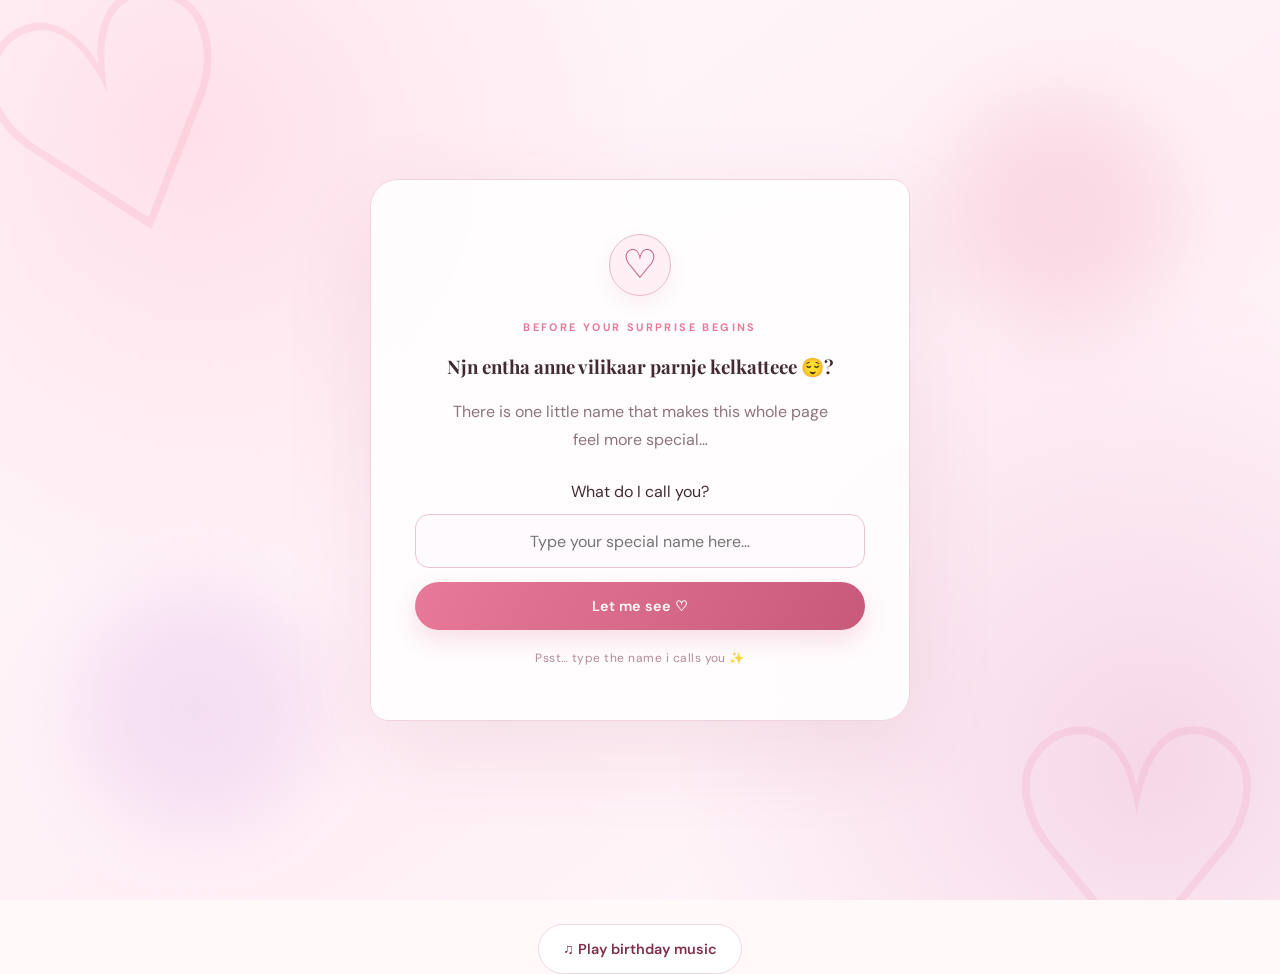
<file: index.html>
<!DOCTYPE html>
<html lang="en">
<head>
  <meta charset="UTF-8" />
  <meta name="viewport" content="width=device-width, initial-scale=1.0" />
  <meta name="theme-color" content="#fff4f7" />
  <title>Happy Birthday, My Love 💗</title>
  <link rel="stylesheet" href="style.css" />
</head>
<body>
  <section class="nickname-gate" id="nicknameGate" aria-label="A little personal surprise">
    <div class="gate-glow glow-one"></div><div class="gate-glow glow-two"></div>
    <div class="gate-card" id="nicknameStep">
      <div class="gate-stamp">♡</div>
      <p class="eyebrow">BEFORE YOUR SURPRISE BEGINS</p>
      <h3  > <b>Njn entha anne vilikaar parnje kelkatteee 😌?</b></h3>
      <p class="gate-copy">There is one little name that makes this whole page feel more special…</p>
      <form id="nicknameForm" class="nickname-form">
        <label class="sr-only" for="nicknameInput">What do I call you?</label>
        <input id="nicknameInput" name="nickname" type="text" maxlength="32" placeholder="Type your special name here…" autocomplete="off" required />
        <button class="primary-btn" type="submit">Let me see ♡</button>
      </form>
      <p class="gate-whisper">Psst… type the name i calls you ✨</p>
    </div>
    <div class="gate-card gate-reveal" id="nicknameReveal" hidden>
      <div class="gate-confetti" aria-hidden="true">✦　♡　✧　♡　✦</div>
      <p class="script">Hoo, that's too lovely…</p>

      <h2 class="nickname-result" id="nicknameResult">My favourite person ♡</h2>
      <p class="gate-copy">Of course, you're special. This little world was made just for you. 💗</p>
      <button class="primary-btn" id="enterWebsiteBtn" type="button">kanunna ella sanom amrthi nokka and vayichum noknee ndhlum okke inadvum athil kettilee ,ini surprise kanan ivide njekkk 🦋</button>
      <p class="gate-whisper">Made with love, just for you.</p>
    </div>
  </section>
   <button class="music-btn" id="musicBtn" aria-pressed="false">
  ♫ Play birthday music
</button>

<audio id="birthdayAudio" src="birthdaysong.mp3" loop></audio>
  <div id="siteContent" hidden>
  <div class="petals" aria-hidden="true"></div>
  <header class="top-note">A little world made just for you ♡</header>

  <main>
    <section class="hero section" id="home">
      <div class="eyebrow">TO MY FAVOURITE PERSON</div>
      <div class="heart-orbit" aria-hidden="true">♡</div>
      <p class="script">Today is all about you</p>
      <h1>Happy Birthday,<br><span>My Love</span> 💗</h1>
      <p class="intro">If I could wrap all my love into one little gift, it would look something like this.</p>
      <button class="primary-btn" id="startBtn">Open your surprise <span>♡</span></button>
      <div class="scroll-hint">SCROLL A LITTLE · THERE'S MORE ↓</div>
    </section>

    <section class="section candle-section" id="candle">
      <p class="eyebrow">CLOSE YOUR EYES & MAKE A WISH</p>
      <h2>A little birthday magic, just for you 🕯️</h2>
      <p class="section-intro">Pettnn oru agarahm vicahrichee aloiknd petnnta😂😂😂, ennt light my candle enna buton click, candle oothikoooooo  not the point aa blow enna button click akkanmta allnd othytt karyla.</p>
      <div class="birthday-candle-stage" id="candleScene">
        <div class="cake-emoji" aria-hidden="true">🎂</div>
        <div class="real-candle" aria-label="A pink birthday candle">
          <span class="real-flame" id="flame"><i></i></span>
          <span class="real-wick"></span>
          <span class="real-candle-body">R</span>
        </div>
        <div class="cake-base"></div>
        <div class="countdown" id="countdown" aria-live="polite">♡</div>
      </div>
      <p class="candle-status" id="candleStatus">Your candle is waiting for you… 💗</p>
      <div class="candle-actions"><button class="primary-btn" id="startCandleBtn">Light my candle ✨</button><button class="primary-btn" id="blowWishBtn" disabled>Blow out the candle 💨</button></div>
      <p class="birthday-cheer" id="birthdayCheer" hidden>YAYYY, YOU DID IT, BIRTHDAY BOY! 🥳💗</p>
      <div class="butterfly-burst" id="butterflyBurst" aria-hidden="true"></div>
      <p id="wishMessage" class="wish-message" hidden>May life give you a thousand reasons to smile — and may you always remember how loved you are. 💗</p><br><br>
     
    </section>

    
    <section class="section gift-section" id="gift">
      <p class="eyebrow">A TINY VIRTUAL GIFT</p>
      <h2>Something just for you 🎁</h2>
      <p class="section-intro">It's not wrapped in a box, but it comes with all my love.</p>
      <button class="gift-box" id="giftBtn" aria-expanded="false"><span>🎁</span><small>Tap to unwrap your gift</small></button>
      <div class="gift-message" id="giftMessage" hidden><div class="gift-sparkle">✨ 💗 ✨</div><h3> <b>Your Gift is a promise 💗</b></h3><p>Ante eth situationilum njn indavum ante koode athym njn kore oke thaloodum but ottak akki povulata njn ponnahhh...athupole ante nalla swabavm mathrm iyy enod kanich perfect anenn varuthi therknda iyy engne ahnekilum enik anne baynkara ishtantaa🫣🫣🫣</p><p class="script">Always on your team — paathuuu ♡</p></div>
    </section>

   
    <section class="section memories" id="memories">
      <p class="eyebrow">LITTLE MOMENTS, BIG FEELINGS</p>
      <h2>namk korch ormakal azhaveruthaalooo...image load avan time edukum wait cheyyee</h2>
      
      <p class="section-intro">A tiny scrapbook of us — little moments, forever feelings. Add your favourite photos and keep our memories close.</p>
      <div class="album-shell scrapbook-shell">
        <div class="scrapbook-sticker sticker-heart">♡</div><div class="scrapbook-sticker sticker-sparkle">✦</div>
        <div class="album-topline"><span>✂ OUR LITTLE SCRAPBOOK</span><span>MADE WITH LOVE ♡</span></div>
        <div class="album-spread-wrap">
          <button class="album-arrow spread-arrow" id="prevPhoto" aria-label="Previous scrapbook spread">‹</button>
          <div class="scrapbook-grid" id="scrapbookGrid" aria-live="polite"></div>
          <button class="album-arrow spread-arrow" id="nextPhoto" aria-label="Next scrapbook spread">›</button>
        </div>
        <div class="album-dots" id="albumDots" aria-label="Choose scrapbook spread"></div>
        <p class="album-counter" id="albumCounter">PAGE 1 OF 3</p>
      </div>
      <p class="tiny-note"><b> ithil nmde entire story ind aa arrow amrthi nokane ,oru love symbol kannaile aynte adiyil adtha pagilkk povan illa arrow ind athu patnillel aynte adyil  page 1 of 3 enn prnj 3 dot ind athil oronilum ayi click akkiyamthy</b>.</p>
      <div class="memory-note"><span>✎</span><p>Little moments become our favourite stories. Every photo is a tiny piece of my heart.</p></div>
    </section>

    <section class="section love-notes" id="reasons">
      <p class="eyebrow">A LITTLE REMINDER FOR YOU</p>
      <h2>Reasons you're so special to me 💌</h2>
      <p class="section-intro">Ten little stars from my heart. Tap a glowing star, and let one of my favourite reasons unfold. ✨</p>
      <div class="love-constellation" id="noteEnvelopeGrid" aria-live="polite"></div><div class="constellation-reveal" id="constellationReveal" hidden aria-live="polite"><span class="reveal-sparkle">✦</span><p class="constellation-kicker">A LITTLE TRUTH ABOUT YOU</p><h3 id="constellationTitle">You are special ♡</h3><p id="constellationMessage"></p><button class="text-btn" id="closeConstellationNote">Tuck this in my heart ♡</button></div>
      <p class="tiny-note">Some words are small, but the love behind them is not. ♡</p>
    </section>
 <section class="section letter-section" id="letter">
      <p class="eyebrow">SOMETHING FROM MY HEART</p>
      <h2>A little letter for you 💌</h2>
      <div class="envelope-wrap">
        <button class="envelope" id="letterBtn" aria-expanded="false" aria-label="Open the birthday letter">
          <span class="envelope-heart">♡</span>
          <span class="envelope-label">Tap to open your letter</span>
        </button>
      </div>

      <article class="letter" id="letterContent" hidden>
        <p class="script">My dearest Kunjoooo,</p>
        <p>edaaa iyy ente lifil vannath muthal kore karyngl change ayitt ind...
           oraal enik ithrakk important avumnn njn there aloichatila...
           ipo enth indelum enik ante muga panniye athym orma vara santhosham
            anenkilum vishamam anenkilum okke chila nerath iyynte kode indavula 
           but indavana timil njn atharkkum happy ahnda anneytt thalodum 
           iyy varathen but njn athrkum relief avunnath apo ahn.Ethre Bzy anenkilum
            anne ingne edk edk orma vrum naml karangn poythum okke oro couplesine kanumbo ksuhumb varum panniye ..but saralla korch naalode wait 
            cheythal namk kettaloooo💃..
          <br>   <br> enikk anne bayankara baynakra ishtanda  but ath  chila timil
           express akkan pattarila pattiyalum dheshym aytt porthkk vara  
          but aynte artham enik anne ishtallann allata enik ettavum ishta anneya
           panniyee.... <br>kore kryngl annod pryn ind butt ente 
          kettipiduthom dheshymom maraivim karanm kore karyngl njn marnn povenn
           ath sadharana alle naml kore kaalm ingnene venam like
           kalyanm kainjalum ee ishtathinum snehthinum krov onnum vararuth ipo
            naml samrikunnath polem thalodana pole snehikana polem okke
            life long indavanmpinne njn thaloodi kettipidichalum iyy vann oru
             sory prnj ath angnd therknam 
          enthokke ethre veliya prshnm vannalum nml orumich ath prnj solve
           cheyth vekkanm ...enth indelum pettn thalootam thertholanm
           njn therthen varila apo iyyne therkanm ...😌 <br>
          chila tymil enik nalla pedi ahnda ithuvre ethyttt nmk orumich jevikan
           patillen okke  iyy ente lifil athrem important ahnda  
          
          athond chila tymil iyy chodavum ath enik nalla reethik feel avane ...
          ego vann namde relation orikkalum onnum sambavikkruth...

          enik iyy epzhum happy ayi irikanth kanana ishtam iyy pinen karchil
           vannlum nete munnil vach karyulalo veliya abimaani...😏 <br>
          ith ezhuthumbo thanne njn kettipidich ahn iriknth 
          ank orma indavan chance illa ann njn blood test cehyth vnnat vetil
           irunnile apo thelenn riyante vetil povdann prnjtt njn akebad
           arnn ennt annod onn irikan prnjpo pannik lokath illatha athrkk thirk...enik ath nannyi feel ayida enikrya ank onnum cheyan patilann...
           dha ante messgae ...rply tharumzhkum poyi panniii
          iyy venamnn vchlla but enikk inganathe kryngl okkr ipo feel avenne
           ....inn nyt oru thall urpan ...njn mindand kidkum iyy choikum njn pryila
           pinne thal avum ...😌😂 <br>enth indelum ennod prnjolota panniye solution
            tharan patyilnkilm njn kelkan indlo...iyy epzhum strong ayi iriknm enn onnum
            njn prynilla krchil vannal krynm but enne munnil mathy enn mthrm
             ente pole anne ok akkan  arkkum ptilla ennan ente viswasam 😌... <br> thalloodit
             anenkilum njn ath matty tharum njn anne judge cheyyum onnum iy 
             vicharikndatta panniye... <br> <br>


          ank avde kore vishmangl indenn enik aryada casum jolide preshnom okke
           ennod kzhplaok anenn prnjlum ante mansil indenn ikkrya chila nerth ikk 
          vishamam avum nmk venditt alle iyy poyenn aloichtt pinne annod ath prnjal
           iyy ok akkumbo marum ikkryada iyy nmk vendi athrem effort idan indenn 
          okke ellrem vitt avde kidnn nalla pani anenn okke in  sha allah ellam 
          sheri avuda allah ind nmde koode illnkil pinne nmde engemnt vre kryngl
           ethulalo ... okkem sheri avum ❤️😌 <br> 

          njn anne pole oru chekkane kandtt illda sthym ayttum njn ethre
           choodaylum enne kett irikkem ethre kettipidich irunnalum ethre
            cherye krynglkk
           kettipidchlum enne iyy ingne snehikanilleda thankuuuuuuuuu
          kunju monthem enth resanennn aryo panniye anne kanan prethekich 
          urkthinn enechal
          enne vitttat povleta 😫😫😫... <br> ellrum pryum premicht kettn pove korchynja 
          jeevich thodngumbo ithokke mrum ennoke nmk avrkk okke jeevich kanich
           kodukkanm 
          kettille.....😌  <br>

          iyy enne ittatt povulann okke enikk ariyada , but oru tensiona enik 
          epzhum namk kann thtto ellrem pole namkum hapy ayit kalynam kaikan ptille
           angne okke athepole ennekalum nala oru kochine kandl iyy enne ittat
            povoo ennoke ittat povulann okke  enikarayada but enik nalla tesnion 
           enthanvoda
          enikk anne athrakk athrak ishtam ahnda panniye athrkkum athrekkum 
          athrkkum athrkkummmmmmmmmm
          njn ethre lucky anenn aryo anne kittyathil anepole enne vere arum 
          snehichatillada ethre njan kettipidichalum enne nannyi manasilakan ente
           ella agrahanglum ndathi thran okkem enne athrkk ishtayondallda 
          njn sherikkum nalla nalla luckya adutha janamam enn prnjtndhlum
           indel iyy enne vann enne propose akkikolo ❤️😌.. <br> <br>kettikoloooo
          athepole namml cherppathilll epozhellum kandt indavule eppzhavum
           ennlum kandtt inadaavadaa...
          <br>  <br>enik ipzhum orma ind iy ene propose akkiyth " <b>enikk iyaale 
          nalla ishtaa..aloichtt prnjamthy"</b>..njn vann thirich prnjpo ante mugham 
          kanam arnn santhoshm kond enth rasam arnnenn aryo panniye anne
           kanan apoo  aa same kuniya face ahn ank urkathinn enekumbo  video callil 
          anne kanan nala rasada apo anne kanan...😫 <br> <br> <br>

          athupole njn kore agrhich kore expection okke aytt ahnta pnnaiye varane nannyi nokikolo iy nokumnn ikkrya ennlum prnjenn mathrm

          <b>athikam onnula  ennum nml korcherm enkilum irunn samriknm ennummm annthe vishehsnglum kushumb paryalum okke ayitt..pinne ennum nyt kaloke uzhinj thara enik edk okke ravile chaya itt thara enne karangn kond povaa edk ente vetil kond akka ..enum rvile onnich enech orumma okke thara nettath..engdlum povan okke choikumbo kalipan ayi niknd samycharane😌angne okke ulluda athrk veliya agrhm onula ithraa okke illu enth indlum angndum ingdnum prnj solve akkan nokka enik ketipidichirikl indvum but njn pavlle iyum paavalle apo iyy therkkanm ath kettillee😚nmde edelthe prshnthin vetkre onnum edapeduthnd nmde rominte ullil kidknthin munne tehrnam  angne okkke illu</b>
<br><br><br>
          letter korch veluthaya prnj prnj kore ayinn thonan bordicha
           vayichttt😂😂😂.... ayalum sahicho kore kryngl prnj but inim ndhokkkeyo pryn bakki
           ilalpole ath ini orma varumbo ithupole epozhnkilum pryam ... <br>

          aa  pinne choikan mrnn gift ishataya ank surprise ayonn onnum 
          ikkryula krnm ante mogtth surprise enna vikaram vrilalo...njn ithond ahn
           ann annod perfume vnagandann prnje apo avn vnagiche pttu pinne 
           enthylum order akkilo enn vchttt njn athorth samthnich iyy vangicth
            eduth vchtt njn thannth use akkiyamthytta...cake okke ishtaya ....
          bakki ini vilikumbo choikkammmmm <br><br> 

          apo  happy birthday my loveeeeeee.......😘❤️😘❤️😘❤️😘❤️😘❤️kore naal inngne haapy
           ayitt jeevicholooo njn ennum ante koode indavum oru ozhiya 
          baathyayiyy....luv uhhhhhh husbanddddd❤️❤️❤️❤️❤️😚😚😚😚😚
        </p>
        <p class="signoff">With all my love, always ♡<br><b>ante swantham wifee paathuuuu❤️</b></p>
      </article>
    </section>


  </main>


  <section class="section open-when-section" id="openWhen">
    <p class="eyebrow">A LITTLE HUG FOR EVERY KIND OF DAY</p>
    <h2>Open when you need me 💗</h2>
    <p class="section-intro">If I could be beside you right now, I would give you the biggest hug. Tap below and let this little corner turn into a hug from me. 🫂</p>
    <div class="open-when-grid">
      <button class="when-card" data-note="Take a slow breath, love. You don't have to solve everything today. One small step is still progress, and I'm cheering for you. 🌷"><span>🌧️</span><b>When your day feels hard</b><small>Tap for a little comfort</small></button>
      <button class="when-card" data-note="I hope you can see yourself the way I see you: someone with a good heart, so much potential, and a smile worth protecting. 🥹"><span>🪞</span><b>When you doubt yourself</b><small>Tap for a reminder</small></button>
      <button class="when-card" data-note="Pause for a second and imagine the biggest hug from me. No fixing, no pressure — just a reminder that you matter and you deserve kindness. 🫂"><span>🫂</span><b>When you miss me</b><small>Tap for a virtual hug</small></button>
      <button class="when-card" data-note="Today is your day! I hope you laugh loudly, eat something delicious, and make one lovely memory. You deserve to feel celebrated. 🎉"><span>☀️</span><b>When you need a smile</b><small>Tap for some sunshine</small></button>
    </div>
    <div class="when-reveal" id="whenReveal" hidden aria-live="polite"></div>
    <button class="primary-btn hug-me-btn" id="hugMeBtn">I need your hug 🫂</button>
  </section>
  <div class="hug-overlay" id="hugOverlay" hidden role="dialog" aria-modal="true" aria-label="A big virtual hug">
    <div class="hug-sky" id="hugSky" aria-hidden="true"></div><div class="hug-glow"></div>
    <button class="hug-close" id="hugCloseBtn" aria-label="Close hug">×</button>
    <div class="hug-center"><div class="hug-heart">💗</div><div class="hug-emoji">🫂</div><p class="script">Come here, my favourite person…</p><h2>A big, warm hug from me to you.</h2><p>No matter how far apart we are, I hope you can feel how much you mean to me. Breathe in, relax your shoulders, and stay in this hug for a little while. ♡</p><button class="primary-btn" id="hugAgainBtn">One more hug, please 🦋</button></div>
  </div>

  <section class="section date-ideas-section" id="dateIdeas">
    <p class="eyebrow">A LITTLE PLAN FOR OUR NEXT MEMORY</p>
    <h2>Pick our next mini date 🍓</h2>
    <p class="section-intro">Tap the button and let the universe pick a simple idea for us.</p>
    <div class="date-idea-card"><span id="dateIdeaEmoji">🍓</span><h3 id="dateIdeaTitle">A snack date</h3><p id="dateIdeaText">Get our favourite snacks and talk about everything and nothing.</p></div>
    <button class="primary-btn" id="pickDateBtn">Choose another idea ✨</button>
    <p class="tiny-note">The best dates don't need to be expensive — just time, care, and a little laughter.</p>
  </section>


  <section class="section final-note" id="finalNote"><p class="eyebrow">ONE LAST THING</p><h2>In every version of my tomorrow…</h2><p class="final-quote">I hope you find happiness, courage for your dreams, peace in your heart, and a thousand reasons to smile. Happy birthday, Rahil. You deserve beautiful things. ♡</p><button class="primary-btn" id="finalHeartsBtn">Send  a sky full of hearts 💗</button><div id="finalHearts" aria-hidden="true"></div></section>
  <footer>Made with love, just for you ♡ <span>— paathuuu</span></footer>
  <script src="script.js"></script>
  </div>
</body>
</html>
</file>
<file: style.css>
@import url('https://fonts.googleapis.com/css2?family=DM+Sans:wght@400;500;600;700&family=Playfair+Display:ital,wght@0,500;0,600;0,700;1,500&display=swap');

:root {
  --pink: #e87998;
  --deep: #7d304c;
  --ink: #432b35;
  --muted: #8d737d;
  --cream: #fff9fa;
  --line: #f0d8e0;
}
* { box-sizing: border-box; }
html { scroll-behavior: smooth; }
body {
  margin: 0; color: var(--ink); background:
    radial-gradient(ellipse at 12% 10%, #ffe5ed 0, transparent 36%),
    radial-gradient(ellipse at 90% 45%, #fbe8ef 0, transparent 34%), var(--cream);
  font-family: 'DM Sans', sans-serif; overflow-x: hidden;
}
.top-note { text-align:center; padding:18px 12px; font-size:.75rem; letter-spacing:.15em; text-transform:uppercase; color:var(--deep); }
.section { min-height: 90vh; padding: 90px 22px; display:flex; flex-direction:column; justify-content:center; align-items:center; text-align:center; position:relative; }
.hero { min-height: calc(100svh - 55px); }
.eyebrow { font-size:.68rem; letter-spacing:.22em; font-weight:700; color:var(--pink); margin:0 0 20px; }
.heart-orbit { color:var(--pink); font-size:5rem; line-height:1; animation:float 3s ease-in-out infinite; text-shadow:0 10px 30px #e8799840; }
.script { font-family:'Playfair Display',serif; font-style:italic; color:var(--pink); font-size:1.25rem; margin:12px 0; }
h1,h2 { font-family:'Playfair Display',serif; font-weight:500; }
h3{font-family: 'playfair Display',serif;font-weight: 200;}
h1 { font-size:clamp(3rem, 10vw, 6.4rem); line-height:1.02; margin:12px 0 22px; letter-spacing:-.045em; }
h1 span { color:var(--pink); font-style:italic; }
h2 { font-size:clamp(2.1rem, 6vw, 3.7rem); margin:0 0 18px; }
.intro,.section-intro { max-width:520px; line-height:1.8; color:var(--muted); font-size:.98rem; }
.primary-btn,
.music-btn {
  border: 0;
  border-radius: 99px;
  padding: 15px 24px;
  font: 600 .9rem 'DM Sans', sans-serif;
  cursor: pointer;
  transition: transform .2s, box-shadow .2s;
}
.primary-btn { color:white; background:linear-gradient(120deg,#e87998,#c75a7b); box-shadow:0 10px 25px #d85e8233; margin-top:20px; }
.primary-btn:hover,.music-btn:hover { transform:translateY(-3px); box-shadow:0 12px 25px #d85e8230; }
.primary-btn span { margin-left:8px; }
.scroll-hint { margin-top:70px; color:#b99aa5; font-size:.62rem; letter-spacing:.16em; }
.memories { background:#fff9faad; }
.photo-grid { display:grid; grid-template-columns:repeat(3,minmax(0,1fr)); gap:18px; width:min(920px,100%); margin:30px auto 0; }
.photo-card { margin:0; padding:10px 10px 16px; background:#fff; border:1px solid #f5e4e9; box-shadow:0 15px 35px #7d304c0d; transform:rotate(-2deg); }
.photo-card:nth-child(2) { transform:translateY(18px) rotate(2deg); }
.photo-card:nth-child(3) { transform:rotate(-1deg); }
.photo-card img { width:100%; aspect-ratio:4/5; object-fit:cover; display:block; background:#f8e3ea; }
.photo-card.placeholder { min-height:240px; display:flex; flex-direction:column; justify-content:flex-end; background:linear-gradient(145deg,#f8dce5,#fff1f5); }
.photo-card figcaption { font-family:'Playfair Display',serif; font-style:italic; font-size:.92rem; padding:14px 3px 0; }
.photo-card figcaption span { color:var(--pink); }
.tiny-note { font-size:.95rem; color:#a58a94; line-height:1.7; max-width:600px; margin-top:25px; }
.letter-section { background:linear-gradient(180deg,#fff5f8,#fffafc); }
.envelope { width:min(330px,85vw); height:190px; border:1px solid #efc8d5; border-radius:12px; background:linear-gradient(145deg,#f7d7e1,#fff0f5); color:var(--deep); box-shadow:0 18px 40px #7d304c12; cursor:pointer; position:relative; overflow:hidden; }
.envelope:before { content:""; position:absolute; inset:0; background:linear-gradient(35deg,transparent 49%,#edbdcd 50%,transparent 51%),linear-gradient(-35deg,transparent 49%,#edbdcd 50%,transparent 51%); opacity:.8; }
.envelope-heart { position:relative; display:block; font-size:3rem; margin-bottom:8px; }
.envelope-label { position:relative; font-size:.8rem; letter-spacing:.04em; }
.letter { text-align:left; max-width:650px; padding:clamp(24px,6vw,48px); margin-top:26px; background:#fff; border:1px solid var(--line); border-radius:8px; box-shadow:0 20px 60px #7d304c0c; line-height:1.9; color:#6d535e; animation:reveal .6s ease both; }
.letter .script { font-size:1.6rem; }
.signoff { text-align:right; color:var(--deep); }
.cake { font-size:4rem; animation:float 3s ease-in-out infinite; margin-bottom:18px; }
.wish-message { max-width:520px; padding:22px; border:1px solid var(--line); background:#fff; border-radius:16px; line-height:1.8; animation:reveal .5s ease both; }
.music-btn {
  background: #fff;
  color: var(--deep);
  border: 1px solid var(--line);
  display: block;
  margin: 24px auto 0;
  text-align: center;
}
footer { padding:30px 16px; text-align:center; color:#a58a94; font-family:'Playfair Display',serif; font-style:italic; }
footer span { color:var(--pink); }
.petal { position:fixed; top:-20px; pointer-events:none; z-index:10; color:#e87998a8; animation:fall linear forwards; }
@keyframes float { 0%,100%{transform:translateY(0)} 50%{transform:translateY(-12px)} }
@keyframes fall { to { transform:translate3d(60px,110vh,0) rotate(360deg); opacity:0; } }
@keyframes reveal { from { opacity:0; transform:translateY(14px) } to { opacity:1; transform:translateY(0) } }
@media(max-width:620px) {
  .section { min-height:auto; padding:85px 20px; }
  .hero { min-height:calc(100svh - 55px); }
  .photo-grid { grid-template-columns:1fr 1fr; gap:12px; }
  .photo-card:nth-child(3) { grid-column:1 / -1; width:70%; justify-self:center; }
  .photo-card figcaption { font-size:.78rem; }
  .scroll-hint { margin-top:55px; }
}


/* Birthday candle countdown */
.candle-section { background:linear-gradient(180deg,#fff9fb,#fff0f5); }
.candle-scene { width:150px; height:210px; position:relative; margin:30px auto 8px; display:flex; align-items:flex-end; justify-content:center; }
.candle-body { width:48px; height:115px; border-radius:9px 9px 5px 5px; position:absolute; bottom:22px; background:repeating-linear-gradient(90deg,#f6b8ca 0 9px,#ffe5ec 9px 18px); box-shadow:inset -5px 0 0 #d97f9c30,0 10px 22px #b34b6c18; display:grid; place-items:center; color:#a84d6a; font-family:'Playfair Display',serif; font-size:1.5rem; }
.candle-wick { position:absolute; bottom:135px; width:4px; height:13px; border-radius:3px; background:#6b4a4f; z-index:2; }
.candle-flame { position:absolute; bottom:146px; width:22px; height:35px; border-radius:55% 45% 55% 45%; transform:rotate(2deg); background:radial-gradient(ellipse at 50% 70%,#fff8bb 0 20%,#ffc45b 42%,#ff8b5e 72%,transparent 74%); filter:drop-shadow(0 0 12px #ffb54d); z-index:3; animation:flameFlicker .55s ease-in-out infinite alternate; transform-origin:50% 100%; }
.candle-flame.off { display:none; }
.candle-plate { position:absolute; bottom:13px; width:112px; height:18px; border-radius:50%; background:linear-gradient(#f4c6d4,#e6a4b9); box-shadow:0 10px 15px #a74e6c1a; }
.countdown { font-family:'Playfair Display',serif; color:var(--deep); font-size:2.2rem; font-weight:600; min-height:45px; }
.candle-status { color:var(--muted); line-height:1.7; }
.text-btn { border:0; background:transparent; color:var(--deep); padding:12px 18px; margin-top:10px; text-decoration:underline; cursor:pointer; font:500 .9rem 'DM Sans',sans-serif; }
@keyframes flameFlicker { from { transform:rotate(-4deg) scale(.96); } to { transform:rotate(4deg) scale(1.05); } }

/* Interactive photo album */
.album-shell { width:min(650px,100%); background:#fff; padding:18px 14px 22px; border:1px solid #f0d6df; border-radius:18px; box-shadow:0 22px 55px #7d304c12; margin:24px auto 0; }
.album-topline { display:flex; justify-content:space-between; color:#c17a91; font-size:.62rem; letter-spacing:.15em; font-weight:700; padding:0 8px 15px; }
.album-page { display:grid; grid-template-columns:35px minmax(0,1fr) 35px; align-items:center; gap:8px; }
.album-arrow { width:35px; height:35px; border:1px solid #f0d6df; border-radius:50%; background:#fff7fa; color:#a94f6c; font-size:1.8rem; line-height:1; cursor:pointer; transition:background .2s,transform .2s; }
.album-arrow:hover { background:#fbe2eb; transform:scale(1.06); }
.album-photo { margin:0 auto; width:min(100%,370px); padding:12px 12px 18px; background:#fff; box-shadow:0 8px 28px #6e33440d; transform:rotate(-1deg); transition:transform .35s ease; }
.album-photo.turn { transform:rotate(1deg) scale(.98); }
.album-photo img { width:100%; aspect-ratio:4/4.6; object-fit:cover; display:block; background:#f8e3ea; }
.album-placeholder { aspect-ratio:4/4.6; background:linear-gradient(145deg,#f9dce6,#fff0f5); display:flex; flex-direction:column; justify-content:center; align-items:center; gap:10px; color:#d16d8d; font-family:'Playfair Display',serif; font-size:4rem; }
.album-placeholder span { font:500 .8rem 'DM Sans',sans-serif; color:#a87a8a; }
.album-photo figcaption { text-align:center; font-family:'Playfair Display',serif; font-style:italic; color:#805366; padding:15px 2px 0; }
.album-dots { display:flex; justify-content:center; gap:9px; margin-top:18px; }
.album-dot { width:8px; height:8px; border:0; border-radius:50%; background:#efd0dc; padding:0; cursor:pointer; }
.album-dot.active { background:#d86f91; box-shadow:0 0 0 4px #fbe8ee; }
.album-counter { color:#b28a98; font-size:.65rem; letter-spacing:.16em; margin:14px 0 0; }
@media(max-width:420px) { .album-shell { padding:15px 8px 18px; } .album-page { grid-template-columns:28px minmax(0,1fr) 28px; gap:5px; } .album-arrow { width:28px;height:28px;font-size:1.45rem; } .album-photo { padding:8px 8px 14px; } }


/* Scrapbook photo album */
.album { width:min(980px,100%); display:grid; grid-template-columns:.78fr 1.22fr; margin:30px auto 0; border-radius:18px; overflow:hidden; box-shadow:0 24px 60px #7d304c18; background:#fff; border:1px solid #efd8e0; text-align:left; }
.album-cover { padding:clamp(24px,5vw,52px) 28px; color:#fff9fa; background:linear-gradient(145deg,#7d304c,#b95c78 60%,#e6a0b4); display:flex; flex-direction:column; justify-content:center; min-height:400px; position:relative; overflow:hidden; }
.album-cover:after { content:"♡"; position:absolute; font-family:Georgia,serif; font-size:18rem; color:#ffffff10; right:-30px; bottom:-100px; }
.album-stamp { border:1px solid #ffffff9c; border-radius:50%; width:66px; height:66px; display:grid; place-items:center; font-family:'Playfair Display',serif; margin-bottom:45px; }
.album-kicker { font-size:.62rem; letter-spacing:.2em; }
.album-cover h3 { font-family:'Playfair Display',serif; font-size:clamp(2.4rem,5vw,4rem); line-height:1.05; font-weight:500; margin:10px 0 30px; }
.album-cover h3 em { color:#ffe0e9; font-weight:500; }
.album-bottom { font-family:'Playfair Display',serif; font-style:italic; font-size:.95rem; }
.album-pages { padding:25px; display:grid; grid-template-columns:1fr 1fr; gap:20px; align-content:center; background:repeating-linear-gradient(0deg,#fffdfd,#fffdfd 25px,#fff8fa 26px); }
.album-photo { margin:0; padding:9px 9px 13px; background:white; box-shadow:0 7px 20px #7d304c14; border:1px solid #f2e4e9; }
.album-photo:nth-child(1) { transform:rotate(-3deg); }
.album-photo:nth-child(2) { transform:rotate(3deg) translateY(18px); }
.album-photo:nth-child(3) { grid-column:1 / -1; width:70%; justify-self:center; transform:rotate(-1deg); }
.photo-frame { aspect-ratio:4/4.7; position:relative; background:linear-gradient(135deg,#f7dce5,#fff1f5); overflow:hidden; display:grid; place-items:center; }
.photo-frame img { width:100%; height:100%; object-fit:cover; position:absolute; inset:0; z-index:1; }
.photo-fallback { display:flex; flex-direction:column; align-items:center; color:#d87895; font-family:'Playfair Display',serif; font-size:3rem; }
.photo-fallback small { font: .65rem 'DM Sans',sans-serif; margin-top:8px; }
.empty-photo img { display:none; }
.album-photo figcaption { font-family:'Playfair Display',serif; font-size:.75rem; line-height:1.5; padding:11px 3px 0; color:#7d5967; }
.candle-scene { width:min(350px,90vw); min-height:250px; margin:15px auto 0; padding:22px; border:1px solid #f0d7e0; border-radius:24px; background:radial-gradient(circle at 50% 30%,#fff 0,#fff5f8 70%); box-shadow:0 20px 50px #7d304c0d; position:relative; display:flex; flex-direction:column; align-items:center; justify-content:flex-end; }
.cake-emoji { font-size:5rem; filter:drop-shadow(0 8px 8px #7d304c16); margin-bottom:-10px; }
.candle { width:18px; height:74px; position:relative; z-index:2; margin-bottom:-4px; }
.candle-body { position:absolute; inset:0; border-radius:5px 5px 2px 2px; background:repeating-linear-gradient(135deg,#fff 0 7px,#f4a7bd 7px 14px); box-shadow:inset -4px 0 5px #7d304c1c; }
.wick { position:absolute; width:3px; height:10px; background:#5d3b42; top:-7px; left:8px; z-index:2; }
.flame { position:absolute; z-index:3; width:19px; height:29px; top:-34px; left:0; background:radial-gradient(ellipse at 50% 70%,#fff6b0 0 15%,#ffbd4a 35%,#ff7b45 68%,#ff7b4500 72%); border-radius:55% 45% 55% 45%; transform:rotate(2deg); filter:drop-shadow(0 0 10px #ffb14b99); animation:flicker .5s infinite alternate; transform-origin:bottom center; }
.flame i { position:absolute; width:7px; height:14px; left:6px; top:8px; border-radius:50%; background:#fff6d6; }
.candle-scene.blown .flame { display:none; }
.candle-scene.blown .wick { box-shadow:0 -8px 8px #aaa; }
.countdown { font-size:2rem; font-family:'Playfair Display',serif; color:var(--pink); margin:10px 0 0; }
.candle-status { color:var(--deep); font-size:.85rem; margin:5px 0 0; }
@keyframes flicker { from { transform:rotate(-4deg) scale(.96); } to { transform:rotate(4deg) scale(1.04); } }
@media(max-width:650px) {
  .album { grid-template-columns:1fr; }
  .album-cover { min-height:270px; }
  .album-stamp { margin-bottom:25px; }
  .album-pages { padding:18px; gap:12px; }
  .album-photo figcaption { font-size:.68rem; }
}

/* Romantic scrapbook styling */
.scrapbook-shell { position:relative; overflow:visible; padding:22px 18px 24px; border:1px solid #e9cbd5; border-radius:8px 18px 12px 18px; background:repeating-linear-gradient(0deg,#fffdf8 0,#fffdf8 27px,#f9edf0 28px); box-shadow:0 18px 45px #7d304c16; }
.scrapbook-shell:before { content:""; position:absolute; inset:8px; border:1px dashed #e6bdca; border-radius:6px 14px 8px 14px; pointer-events:none; }
.scrapbook-shell .album-topline { position:relative; z-index:1; color:#9e5970; font-size:.65rem; }
.scrapbook-shell .album-page { position:relative; z-index:1; }
.scrapbook-shell .album-photo { position:relative; padding:13px 13px 22px; background:#fffefa; border:1px solid #eee0d8; box-shadow:0 12px 20px #7546571a; transform:rotate(-2deg); }
.scrapbook-shell .album-photo:after { content:"♡  always"; display:block; text-align:right; color:#bd7a8e; font:italic .75rem 'Playfair Display',serif; padding-top:8px; }
.photo-tape { position:absolute; top:-10px; left:calc(50% - 32px); width:64px; height:19px; background:#f2c9d2c9; transform:rotate(-4deg); z-index:3; }
.scrapbook-sticker { position:absolute; z-index:4; display:grid; place-items:center; border-radius:50%; font-family:Georgia,serif; }
.sticker-heart { top:52px; right:24px; width:38px; height:38px; color:#c75f82; background:#ffe4eb; transform:rotate(12deg); font-size:1.5rem; }
.sticker-sparkle { bottom:45px; left:18px; color:#d4a64c; font-size:2rem; }
.album-placeholder { border:1px solid #f0d8df; }
/* A joyful butterfly release when the candle is blown out */
.butterfly-burst { position:relative; height:0; width:100%; pointer-events:none; z-index:5; }
.flying-butterfly { position:absolute; left:50%; top:-120px; opacity:0; font-size:clamp(1.4rem,4vw,2.5rem); filter:drop-shadow(0 5px 8px #d8789540); }
.butterfly-burst.released .flying-butterfly { animation:butterflyFly 3.4s cubic-bezier(.2,.7,.25,1) var(--delay) forwards; }
@keyframes butterflyFly { 0% { opacity:0; transform:translate(0,35px) scale(.35) rotate(0); } 12% { opacity:1; } 48% { opacity:1; transform:translate(var(--flight-x),-130px) scale(1.15) rotate(var(--turn)); } 100% { opacity:0; transform:translate(calc(var(--flight-x) * 1.65),-300px) scale(.8) rotate(calc(var(--turn) * -1)); } }
@media (prefers-reduced-motion: reduce) { .butterfly-burst.released .flying-butterfly { animation-duration:.01ms; } }

/* Extra heartfelt surprises */
.love-notes { background:linear-gradient(180deg,#fff9fb,#fff0f5); }
.reason-card { width:min(560px,100%); margin:28px auto 22px; padding:clamp(28px,6vw,48px) 24px; border:1px dashed #d9a0b2; border-radius:18px 8px 18px 8px; background:repeating-linear-gradient(0deg,#fffefa,#fffefa 28px,#f9edf0 29px); box-shadow:0 16px 35px #7d304c12; transform:rotate(-1deg); }
.reason-heart { font-size:2.4rem; color:#d36d8e; }
.reason-card p { max-width:420px; margin:18px auto; color:#805366; font:italic clamp(1.25rem,3vw,1.8rem)/1.5 'Playfair Display',Georgia,serif; }
.reason-card small { color:#b17a8c; letter-spacing:.16em; font-size:.65rem; }
.note-pop { animation:notePop .35s ease; }
@keyframes notePop { 0%{transform:rotate(-1deg) scale(.95)} 60%{transform:rotate(1deg) scale(1.02)} 100%{transform:rotate(-1deg) scale(1)} }
.gift-section { background:radial-gradient(circle at top,#fff,#fff5f8 75%); }
.gift-box { border:0; background:transparent; cursor:pointer; display:flex; flex-direction:column; align-items:center; gap:12px; margin:24px auto; color:#986077; }
.gift-box span { display:grid; place-items:center; width:140px; height:125px; border-radius:24px; background:linear-gradient(145deg,#ffe4ec,#f8b6ca); box-shadow:0 18px 32px #b94f751e; font-size:5rem; transition:transform .3s; }
.gift-box:hover span { transform:translateY(-6px) rotate(-4deg); }
.gift-box small { font-size:.8rem; }
.gift-message { width:min(560px,100%); margin:20px auto; padding:30px 25px; border-radius:18px; background:#fff; border:1px solid #f0d5df; box-shadow:0 18px 45px #7d304c12; animation:notePop .45s ease; }
.gift-message h3 { font:500 1.8rem 'Playfair Display',Georgia,serif; color:#a64f70; }
.gift-message p { line-height:1.85; color:#805b6a; }
.gift-sparkle { font-size:2rem; }
.memory-note { display:flex; align-items:center; gap:15px; width:min(520px,100%); margin:26px auto 0; padding:14px 18px; background:#fff0c9; color:#85613e; transform:rotate(.6deg); box-shadow:0 8px 18px #7d304c0c; }
.memory-note span { font-size:1.7rem; }
.memory-note p { font:italic 1rem/1.6 'Playfair Display',Georgia,serif; margin:0; }
.birthday-cheer { color:#b84f75; font:700 clamp(1.1rem,3vw,1.6rem) 'Playfair Display',Georgia,serif; animation:notePop .5s ease; }
.final-note { background:linear-gradient(180deg,#fff1f6,#fffafc); }
.final-quote { width:min(650px,100%); margin:24px auto; color:#805366; font:italic clamp(1.2rem,3vw,1.65rem)/1.8 'Playfair Display',Georgia,serif; }
#finalHearts { min-height:10px; }
@media(max-width:480px) { .reason-card { padding:28px 18px; } .gift-box span { width:115px;height:105px;font-size:4rem; } }


/* Extra interactive love notes, mini date picker and someday list */
.open-when-section { background:linear-gradient(180deg,#fffafc,#fff0f5); }
.open-when-grid { width:min(850px,100%); margin:28px auto; display:grid; grid-template-columns:repeat(2,minmax(0,1fr)); gap:14px; }
.when-card { display:flex; flex-direction:column; align-items:center; gap:9px; padding:23px 14px; border:1px solid #efd1dc; border-radius:16px 9px 16px 9px; background:#fff; color:#805366; cursor:pointer; box-shadow:0 9px 22px #7d304c0a; transition:transform .2s,box-shadow .2s; }
.when-card:hover { transform:translateY(-3px) rotate(-.5deg); box-shadow:0 14px 28px #7d304c12; }
.when-card span { font-size:2rem; }
.when-card b { font:500 1.05rem 'Playfair Display',Georgia,serif; }
.when-card small { font-size:.75rem; color:#ad7b8d; }
.when-reveal { width:min(620px,100%); margin:20px auto 0; padding:25px; border:1px dashed #dba9ba; border-radius:18px; background:#fffdf8; color:#805366; font:italic 1.15rem/1.8 'Playfair Display',Georgia,serif; box-shadow:0 12px 28px #7d304c0b; }
.date-ideas-section { background:radial-gradient(circle at top,#fff,#fff4f7 78%); }
.date-idea-card { width:min(520px,100%); margin:28px auto 20px; padding:30px 24px; border:1px solid #f0d5df; border-radius:20px; background:#fff; box-shadow:0 16px 35px #7d304c10; }
.date-idea-card > span { font-size:3rem; }
.date-idea-card h3 { color:#a64f70; font:500 1.7rem 'Playfair Display',Georgia,serif; margin:14px 0 8px; }
.date-idea-card p { color:#805b6a; line-height:1.8; margin:0; }
.future-section { background:repeating-linear-gradient(0deg,#fffdf8,#fffdf8 29px,#faeef2 30px); }
.future-list { width:min(620px,100%); margin:28px auto; display:grid; gap:11px; text-align:left; }
.future-list label { display:flex; align-items:center; gap:12px; padding:14px 16px; border:1px solid #eed6df; border-radius:10px; background:#ffffffd9; color:#805366; line-height:1.5; cursor:pointer; }
.future-list input { accent-color:#c75f82; width:18px; height:18px; flex:0 0 auto; }
.future-list label:has(input:checked) { background:#fff0f5; border-color:#dca5b7; }
@media(max-width:480px) { .open-when-grid { grid-template-columns:1fr 1fr; gap:9px; } .when-card { padding:18px 9px; } .when-card b { font-size:.9rem; } .when-card small { font-size:.68rem; } .date-idea-card { padding:25px 18px; } }

/* First, a personal two-step welcome before the birthday surprise */
[hidden] { display: none !important; }
.nickname-gate { min-height:100svh; padding:24px; display:grid; place-items:center; position:relative; overflow:hidden; isolation:isolate; background:radial-gradient(circle at 15% 15%,#ffe0ea 0,transparent 35%),radial-gradient(circle at 90% 85%,#f6d7e8 0,transparent 35%),linear-gradient(145deg,#fff8fb,#fff0f6 60%,#fffafc); }
.nickname-gate:before,.nickname-gate:after { content:"♡"; position:absolute; color:#e8799826; font:clamp(9rem,25vw,20rem) Georgia,serif; z-index:-1; animation:float 5s ease-in-out infinite; }
.nickname-gate:before { top:-7%; left:-2%; transform:rotate(-18deg); }
.nickname-gate:after { bottom:-15%; right:0; animation-delay:-2s; }
.gate-glow { position:absolute; width:240px; height:240px; border-radius:50%; filter:blur(40px); opacity:.45; pointer-events:none; z-index:-1; }
.glow-one { top:10%; right:8%; background:#f5bfd0; }.glow-two { bottom:8%; left:6%; background:#e8c7ee; }
.gate-card { width:min(540px,100%); padding:clamp(28px,6vw,54px) clamp(22px,5vw,44px); text-align:center; border:1px solid #f0d3de; border-radius:28px 18px 28px 18px; background:#ffffffd9; box-shadow:0 28px 90px #a24d6c1c; backdrop-filter:blur(12px); animation:reveal .65s ease both; }
.gate-stamp { width:62px; height:62px; display:grid; place-items:center; margin:0 auto 24px; border:1px solid #e9b9ca; border-radius:50%; color:#c75f82; background:#fff0f5; font:2.5rem Georgia,serif; box-shadow:0 8px 20px #c75f8217; }
.gate-title { font-size:clamp(2.4rem,8vw,4rem); margin:0 0 15px; color:#7d304c; }
.gate-copy { color:#8d737d; line-height:1.8; max-width:380px; margin:0 auto 20px; }
.nickname-form { display:grid; gap:12px; margin-top:26px; }
.nickname-form input { width:100%; min-height:54px; border:1px solid #e9c5d2; border-radius:14px; padding:0 17px; background:#fffafd; color:#5f3a49; font:1rem 'DM Sans',sans-serif; text-align:center; outline:none; transition:box-shadow .2s,border-color .2s; }
.nickname-form input:focus { border-color:#d87596; box-shadow:0 0 0 4px #e8799822; }
.nickname-form .primary-btn { width:100%; margin-top:2px; }
.gate-whisper { color:#b28a98; font-size:.75rem; letter-spacing:.04em; margin:20px 0 0; }
.gate-reveal .script { font-size:clamp(1.4rem,4vw,2rem); margin-top:0; }
.nickname-result { font-size:clamp(2.2rem,7vw,3.5rem); overflow-wrap:anywhere; color:#c75f82; margin:8px 0 18px; }
.gate-confetti { font-size:1.3rem; color:#d5a3b3; letter-spacing:.2em; margin-bottom:22px; animation:float 3s ease-in-out infinite; }
.gate-celebrate .gate-card { animation:gatePop .65s cubic-bezier(.2,.8,.2,1) both; }
.gate-leaving { animation:gateFade .45s ease forwards; }
@keyframes gatePop { 0%{opacity:0;transform:translateY(20px) scale(.92)} 70%{transform:translateY(-3px) scale(1.015)} 100%{opacity:1;transform:translateY(0) scale(1)} }
@keyframes gateFade { to { opacity:0; transform:scale(1.03); visibility:hidden; } }

/* Full-width scrapbook spread: four memories fill the page together */
.scrapbook-shell { width:min(960px,100%); padding:clamp(18px,3vw,30px); }
.album-spread-wrap { display:grid; grid-template-columns:38px minmax(0,1fr) 38px; align-items:center; gap:clamp(8px,2vw,18px); position:relative; z-index:1; }
.scrapbook-grid { display:grid; grid-template-columns:repeat(2,minmax(0,1fr)); gap:clamp(12px,2.4vw,24px); width:100%; padding:12px 4px 16px; }
.scrapbook-tile { min-width:0; margin:0; position:relative; padding:clamp(7px,1.5vw,13px) clamp(7px,1.5vw,13px) 12px; background:#fffefa; border:1px solid #eee0d8; box-shadow:0 10px 22px #75465717; text-align:left; }
.scrapbook-tile-1 { transform:rotate(-1.6deg); }.scrapbook-tile-2 { transform:rotate(1.4deg) translateY(5px); }.scrapbook-tile-3 { transform:rotate(1deg) translateY(-2px); }.scrapbook-tile-4 { transform:rotate(-1.2deg) translateY(4px); }
.scrapbook-image-frame { width:100%; aspect-ratio:1.18 / 1; position:relative; overflow:hidden; display:grid; place-items:center; background:linear-gradient(145deg,#f7dce5,#fff1f5); border:1px solid #f3e2e8; }
.scrapbook-image-frame img { position:absolute; inset:0; width:100%; height:100%; object-fit:cover; display:block; }
.scrapbook-placeholder { position:absolute; inset:0; display:flex; flex-direction:column; align-items:center; justify-content:center; gap:6px; color:#ce7b96; background:linear-gradient(145deg,#f9dce6,#fff3f6); text-align:center; }
.scrapbook-placeholder[hidden] { display:none !important; }
.scrapbook-placeholder span { font:clamp(2rem,5vw,3.5rem) Georgia,serif; }.scrapbook-placeholder small { font-size:clamp(.6rem,1.4vw,.78rem); line-height:1.5; color:#a87a8a; }
.scrapbook-tile figcaption { padding:10px 3px 0; color:#805366; font:italic clamp(.7rem,1.7vw,.98rem)/1.35 'Playfair Display',serif; text-align:center; }
.tile-number { display:block; text-align:right; color:#c17a91; font-size:.62rem; margin-top:7px; }
.scrapbook-tile .photo-tape { width:clamp(34px,6vw,60px); height:15px; left:calc(50% - clamp(17px,3vw,30px)); top:-7px; }
.spread-arrow { width:38px; height:38px; font-size:1.8rem; }
.album-counter { text-align:center; }
.spread-turn { animation:spreadTurn .35s ease both; }
@keyframes spreadTurn { from { opacity:.35; transform:translateY(7px) rotateX(2deg); } to { opacity:1; transform:translateY(0) rotateX(0); } }

/* Little envelope wall: open individual notes instead of cycling a single button */
.note-envelope-grid { width:min(900px,100%); margin:28px auto 0; display:grid; grid-template-columns:repeat(5,minmax(0,1fr)); gap:14px; align-items:stretch; }
.note-envelope { min-width:0; min-height:168px; padding:18px 10px 14px; position:relative; overflow:hidden; display:flex; flex-direction:column; align-items:center; justify-content:center; gap:8px; border:1px solid #e9c8d4; border-radius:13px 13px 18px 18px; color:#805366; background:linear-gradient(160deg,#fffefa 0 49%,#fff0f5 50% 100%); box-shadow:0 10px 24px #7d304c0b; cursor:pointer; transition:transform .25s,box-shadow .25s,min-height .3s; }
.note-envelope:before { content:""; position:absolute; inset:0; background:linear-gradient(35deg,transparent 49.4%,#f1d2dc 50%,transparent 50.6%),linear-gradient(-35deg,transparent 49.4%,#f1d2dc 50%,transparent 50.6%); opacity:.8; pointer-events:none; }
.note-envelope:after { content:""; position:absolute; top:-30px; width:80%; height:75px; background:#ffe6ee; border:1px solid #f0cfda; transform:rotate(45deg); opacity:.85; transition:transform .3s; }
.note-number,.note-seal,.note-title,.note-hint,.note-message { position:relative; z-index:1; }
.note-number { align-self:flex-start; font-size:.6rem; letter-spacing:.12em; color:#bd8296; }
.note-seal { display:grid; place-items:center; width:38px; height:38px; border-radius:50%; background:#fff; border:1px solid #f0d0dc; box-shadow:0 4px 10px #7d304c0b; font-size:1.15rem; }
.note-title { font:500 .9rem/1.3 'Playfair Display',serif; }
.note-hint { color:#b18a98; font-size:.62rem; }
.note-message { display:none; padding:12px 3px 4px; font:italic .9rem/1.65 'Playfair Display',serif; color:#765061; }
.note-envelope.opened { grid-column:span 2; min-height:210px; justify-content:flex-start; background:linear-gradient(160deg,#fffdf9,#fff0f5); box-shadow:0 16px 32px #7d304c17; transform:translateY(-3px) rotate(-.4deg); }
.note-envelope.opened:after { transform:translateY(-14px) rotate(45deg); opacity:.35; }
.note-envelope.opened .note-message { display:block; animation:reveal .35s ease both; }
.note-envelope.opened .note-seal { background:#ffe5ed; }
@media(max-width:760px) { .note-envelope-grid { grid-template-columns:repeat(2,minmax(0,1fr)); gap:11px; } .note-envelope { min-height:150px; } .note-envelope.opened { grid-column:span 2; } }
@media(max-width:430px) { .nickname-gate { padding:16px; } .album-spread-wrap { grid-template-columns:28px minmax(0,1fr) 28px; gap:4px; } .spread-arrow { width:28px;height:30px;font-size:1.4rem; } .scrapbook-grid { gap:10px; padding:10px 2px; } .scrapbook-tile { padding:6px 6px 9px; } .scrapbook-image-frame { aspect-ratio:1 / 1; } .note-envelope { padding:14px 7px 12px; } .note-title { font-size:.83rem; } }

/* Refined, clearly visible birthday candle and celebration */
.birthday-candle-stage { width:min(360px,92vw); min-height:330px; margin:24px auto 8px; position:relative; display:flex; flex-direction:column; align-items:center; justify-content:flex-end; padding:20px 16px 12px; border:1px solid #f3d5df; border-radius:30px; background:radial-gradient(ellipse at 50% 24%,#fff 0,#fff8fb 45%,#fce8ef 100%); box-shadow:0 24px 65px #a7436714,inset 0 0 40px #fff; overflow:hidden; }
.birthday-candle-stage:before { content:"✦  ·  ♡  ·  ✧  ·  ♡  ·  ✦"; position:absolute; top:17px; left:0; right:0; color:#e8a4b8; letter-spacing:.5em; font-size:.75rem; }
.cake-emoji { font-size:3.7rem; z-index:1; filter:drop-shadow(0 7px 8px #b85c7b20); animation:float 3s ease-in-out infinite; }
.real-candle { width:54px; height:150px; position:relative; z-index:2; margin-top:-1px; }
.real-candle-body { position:absolute; bottom:0; left:0; width:54px; height:118px; border-radius:9px 9px 5px 5px; display:grid; place-items:center; color:#a34e6c; font:600 1.5rem 'Playfair Display',serif; background:repeating-linear-gradient(90deg,#f8b5ca 0 10px,#fff0f5 10px 20px); border:1px solid #e9a0b8; box-shadow:inset -6px 0 0 #c9668820,0 12px 22px #9d42631c; }
.real-wick { position:absolute; width:4px; height:13px; left:25px; bottom:116px; border-radius:3px; background:#62424a; z-index:4; }
.real-flame { position:absolute; left:17px; bottom:127px; width:21px; height:34px; z-index:5; border-radius:55% 45% 55% 45%; transform:rotate(2deg); background:radial-gradient(ellipse at 50% 72%,#fffce0 0 17%,#ffdf69 35%,#ff9b57 66%,#f56d64 76%,transparent 78%); filter:drop-shadow(0 0 10px #ffb94e) drop-shadow(0 0 24px #ffd878a0); transform-origin:50% 100%; animation:flameFlicker .55s ease-in-out infinite alternate; transition:opacity .25s,transform .25s; }
.real-flame i { position:absolute; width:7px; height:16px; left:7px; top:10px; border-radius:50%; background:#fff8cb; }
.real-flame.flame-out { opacity:0; transform:translateY(-20px) scale(.2); }
.cake-base { width:170px; height:27px; margin-top:-5px; border-radius:50%; background:linear-gradient(#fff,#f1bfd0); border:1px solid #e6a3b9; box-shadow:0 10px 15px #a74e6c1a; z-index:1; }
.birthday-candle-stage .countdown { margin:12px 0 0; font-size:2.4rem; min-height:42px; }
.candle-actions { display:flex; flex-wrap:wrap; justify-content:center; gap:8px; }
.candle-actions .primary-btn { margin:10px 0 0; }
.candle-actions button:disabled { opacity:.48; cursor:not-allowed; transform:none; }
.birthday-cheer { font:600 clamp(1.2rem,4vw,1.8rem) 'Playfair Display',serif; color:#c65c80; animation:notePop .6s ease both; }
.birthday-celebration { background:radial-gradient(ellipse at center,#fff0f6,#fff9fb 72%); }
.birthday-celebration .birthday-candle-stage { animation:celebrateGlow 1.5s ease-in-out infinite alternate; }
@keyframes celebrateGlow { from { box-shadow:0 24px 65px #a7436714,0 0 0 0 #f5bad0a0; } to { box-shadow:0 24px 65px #a7436725,0 0 0 12px #f5bad02b; } }

/* A full-screen, immersive virtual hug */
.hug-overlay {
  position: fixed;
  inset: 0;
  z-index: 10000;
  display: grid;
  place-items: center;
  padding: max(16px, env(safe-area-inset-top))
           16px
           max(16px, env(safe-area-inset-bottom));
  overflow-y: auto;
  overflow-x: hidden;
  background: radial-gradient(
    circle at 50% 42%,
    #fff8fb 0,
    #ffeaf2 42%,
    #eab6cb 100%
  );
  isolation: isolate;
  box-sizing: border-box;
}
.hug-overlay[hidden] { display:none !important; }
body.hug-open { overflow:hidden; }
.hug-sky { position:absolute; inset:0; overflow:hidden; pointer-events:none; z-index:-1; }
.hug-particle { position:absolute; left:var(--x); bottom:-10vh; font-size:var(--size); opacity:0; color:#d65e86; text-shadow:0 4px 16px #d65e8640; animation:hugFloat var(--duration) ease-in var(--delay) infinite; }
@keyframes hugFloat { 0% { transform:translate3d(0,0,0) rotate(0) scale(.65); opacity:0; } 12% { opacity:.9; } 80% { opacity:.8; } 100% { transform:translate3d(35px,-120vh,0) rotate(35deg) scale(1.2); opacity:0; } }
.hug-glow { position:absolute; width:min(95vw,780px); aspect-ratio:1; border-radius:50%; background:#fff8fb90; filter:blur(8px); z-index:-1; animation:hugPulse 2.6s ease-in-out infinite; }
@keyframes hugPulse { 0%,100% { transform:scale(.9); opacity:.55; } 50% { transform:scale(1.08); opacity:.95; } }
.hug-center {
  width: 100%;
  max-width: 590px;
  box-sizing: border-box;
  padding: clamp(20px, 5vw, 44px);
  border: 1px solid #ffffffd9;
  border-radius: 28px;
  background: #fffafce8;
  box-shadow: 0 25px 100px #a94f702b;
  text-align: center;
  animation: hugArrive .7s cubic-bezier(.2,.8,.2,1) both;
  backdrop-filter: blur(10px);
}
@keyframes hugArrive { from { opacity:0; transform:scale(.78) translateY(35px); } to { opacity:1; transform:scale(1) translateY(0); } }
.hug-heart { font-size:2.8rem; animation:heartBeat 1.2s ease-in-out infinite; }
.hug-emoji { font-size:clamp(4rem,15vw,7rem); line-height:1.15; margin:8px 0; filter:drop-shadow(0 12px 15px #d65e8620); animation:hugSqueeze 2s ease-in-out infinite; }
@keyframes hugSqueeze { 0%,100% { transform:scale(1) rotate(-2deg); } 50% { transform:scale(1.1) rotate(2deg); } }
@keyframes heartBeat { 0%,100% { transform:scale(1); } 15% { transform:scale(1.18); } 30% { transform:scale(1); } 45% { transform:scale(1.12); } }
.hug-center h2 { font-size:clamp(2rem,6vw,3.2rem); line-height:1.1; }
.hug-center > p:not(.script) { max-width:430px; margin:18px auto; color:#886674; line-height:1.85; }
.hug-close { position:absolute; top:max(16px,env(safe-area-inset-top)); right:max(16px,env(safe-area-inset-right)); width:46px; height:46px; border:1px solid #fff; border-radius:50%; background:#ffffffc9; color:#9b4b68; font-size:2rem; line-height:1; cursor:pointer; box-shadow:0 8px 20px #9b4b6815; }
.hug-me-btn { margin-top:24px; }

/* Love notes become a glowing constellation instead of plain envelopes */
.love-notes { overflow:hidden; background:radial-gradient(ellipse at 50% 40%,#fff 0,#fff7fa 45%,#f9e4ed 100%); }
.love-constellation { width:min(850px,100%); min-height:350px; margin:30px auto 0; padding:32px 20px; position:relative; display:grid; grid-template-columns:repeat(5,minmax(0,1fr)); grid-template-rows:repeat(2,minmax(115px,auto)); align-items:center; justify-items:center; gap:18px 12px; border-radius:30px; border:1px solid #f0d5e0; background:radial-gradient(circle at 20% 20%,#fff 0 1px,transparent 2px),radial-gradient(circle at 75% 32%,#f3c6d7 0 1px,transparent 2px),radial-gradient(circle at 44% 75%,#e9b2c8 0 1px,transparent 2px),linear-gradient(145deg,#fffdfd,#fff0f6); background-size:85px 80px,105px 95px,90px 100px,auto; box-shadow:0 20px 55px #7d304c0d; }
.love-constellation:before { content:"OUR LITTLE UNIVERSE  ✦  TEN REASONS TO LOVE YOU  ✦"; position:absolute; top:13px; left:12px; right:12px; color:#c18198; font-size:.58rem; letter-spacing:.16em; }
.constellation-star { position:relative; width:100%; min-height:112px; padding:12px 5px; display:flex; flex-direction:column; align-items:center; justify-content:center; gap:7px; border:0; background:transparent; color:#855368; cursor:pointer; transition:transform .25s; }
.constellation-star:before { content:""; position:absolute; width:76px; height:76px; border-radius:50%; background:radial-gradient(circle,#fff 0,#ffe1ed 38%,#f7bfd4 56%,#f7bfd400 72%); opacity:.75; z-index:0; transition:transform .3s,opacity .3s; }
.constellation-star:hover,.constellation-star:focus-visible { transform:translateY(-5px) scale(1.06); outline:none; }
.constellation-star:hover:before,.constellation-star.selected:before { transform:scale(1.3); opacity:1; }
.star-orb { position:relative; z-index:1; display:grid; place-items:center; width:49px; height:49px; border-radius:50%; background:linear-gradient(145deg,#fff,#ffe1ec); border:1px solid #edb9cc; color:#c65e82; font-size:1.5rem; box-shadow:0 0 0 5px #ffffff90,0 8px 22px #b954781c; animation:starTwinkle 2.5s ease-in-out infinite; }
.constellation-star:nth-child(even) .star-orb { animation-delay:.7s; }
@keyframes starTwinkle { 0%,100% { box-shadow:0 0 0 4px #ffffff80,0 6px 18px #b9547818; } 50% { box-shadow:0 0 0 8px #ffffffc9,0 0 28px #dc82a450; } }
.star-label { position:relative; z-index:1; max-width:115px; font:500 .82rem 'Playfair Display',serif; }
.star-number { position:relative; z-index:1; color:#c58aa0; font-size:.58rem; letter-spacing:.15em; }
.constellation-star.selected .star-orb { background:linear-gradient(145deg,#f4a8c1,#fff); color:#85344f; transform:rotate(-8deg) scale(1.1); }
.constellation-reveal { width:min(580px,100%); margin:24px auto 0; padding:clamp(24px,5vw,38px); position:relative; border:1px solid #edc3d2; border-radius:25px; background:linear-gradient(145deg,#fff,#fff4f8); box-shadow:0 18px 55px #9b42631b; }
.constellation-reveal[hidden] { display:none !important; }
.reveal-sparkle { display:inline-grid; place-items:center; width:45px; height:45px; border-radius:50%; color:#b54d72; background:#ffe4ee; font-size:1.5rem; }
.constellation-kicker { color:#c27d95; font-size:.62rem; letter-spacing:.2em; margin:16px 0 8px; }
.constellation-reveal h3 { font:500 clamp(1.6rem,5vw,2.3rem) 'Playfair Display',serif; color:#8a3d5a; margin:8px 0 14px; }
.constellation-reveal > p:not(.constellation-kicker) { font:italic 1.15rem/1.85 'Playfair Display',serif; color:#805366; }
.constellation-reveal .text-btn { text-decoration:none; border-radius:30px; background:#fff; border:1px solid #f0d0dc; }
@media(max-width:560px) { .birthday-candle-stage { min-height:310px; } .love-constellation { grid-template-columns:repeat(2,minmax(0,1fr)); grid-template-rows:auto; padding:42px 12px 22px; gap:8px; } .constellation-star { min-height:108px; } .love-constellation:before { font-size:.49rem; letter-spacing:.1em; } .hug-overlay { padding:14px; } .hug-center { border-radius:24px; } .hug-center h2 { font-size:2.1rem; } }

/* Increase the overall scrapbook size */
.scrapbook-shell {
  width: min(1200px, 100%);
  min-height: 700px;
  padding: 35px 30px;
}

/* Make the photo spread taller */
.album-spread-wrap {
  position: relative;
  min-height: 650px;
  display: grid;
  grid-template-columns: 38px minmax(0, 1fr) 38px;
  align-items: stretch;
  gap: 18px;
}

/* Arrange photos in two columns */
.scrapbook-grid {
  display: grid;
  grid-template-columns: repeat(2, minmax(0, 1fr));
  gap: 30px;
  width: 100%;
  align-items: stretch;
  padding: 12px 4px 16px;
}

/* Increase each photo card size */
.scrapbook-tile {
  width: 100%;
  min-width: 0;
  min-height: 400px;
  padding: 16px;
  box-sizing: border-box;
  display: flex;
  flex-direction: column;
}

/* Increase the photo display area */
.scrapbook-image-frame {
  width: 100%;
  height: 350px;
  aspect-ratio: auto;
  position: relative;
  overflow: hidden;
}

/* Show the full image without cropping */
.scrapbook-image-frame img {
  position: absolute;
  inset: 0;
  width: 100%;
  height: 100%;
  object-fit: contain;
  display: block;
}

/* Keep captions visible */
.scrapbook-tile figcaption {
  padding: 14px 3px 0;
  font-size: 1rem;
  line-height: 1.5;
  text-align: center;
}

/* Position previous and next arrows */
#prevPhoto,
#nextPhoto {
  position: absolute;
  top: 50%;
  z-index: 100;
  transform: translateY(-50%);
}

#prevPhoto {
  left: 0;
}

#nextPhoto {
  right: 0;
}

/* Tablet and mobile responsive layout */
@media (max-width: 600px) {
  .scrapbook-shell {
    width: 100%;
    min-height: auto;
    padding: 20px 12px;
  }

  .album-spread-wrap {
    min-height: auto;
    grid-template-columns: 28px minmax(0, 1fr) 28px;
    gap: 4px;
  }

 .scrapbook-grid {
  grid-template-columns: repeat(2, minmax(0, 1fr));
  gap: 12px;
  width: 100%;
  padding: 12px 4px;
}

  .scrapbook-tile {
    min-height: auto;
    padding: 10px;
  }

.scrapbook-image-frame {
  width: 100%;
  height: auto;
  aspect-ratio: 1 / 1;
  overflow: hidden;
}

  .scrapbook-tile figcaption {
    font-size: 0.9rem;
  }

  #prevPhoto {
    left: -2px;
  }

  #nextPhoto {
    right: -2px;
  }
}

/* Scrapbook desktop and mobile fix */
.scrapbook-shell {
  width: min(1200px, 100%);
  min-width: 0;
  min-height: 0;
  padding: 30px;
  box-sizing: border-box;
}

.album-spread-wrap {
  width: 100%;
  min-width: 0;
  min-height: 0;
  display: grid;
  grid-template-columns: 38px minmax(0, 1fr) 38px;
  align-items: center;
  gap: 12px;
}

.scrapbook-grid {
  display: grid;
  grid-template-columns: repeat(2, minmax(0, 1fr));
  gap: 24px;
  width: 100%;
  min-width: 0;
  padding: 12px 4px 16px;
}

.scrapbook-tile {
  width: 100%;
  min-width: 0;
  min-height: 0;
  height: auto;
  padding: 12px;
  box-sizing: border-box;
}

.scrapbook-image-frame {
  width: 100%;
  height: auto;
  aspect-ratio: 1 / 1;
  position: relative;
  overflow: hidden;
}

.scrapbook-image-frame img {
  position: absolute;
  inset: 0;
  width: 100%;
  height: 100%;
  object-fit: contain;
  display: block;
}

.scrapbook-tile figcaption {
  padding: 12px 3px 0;
  font-size: 0.9rem;
  line-height: 1.5;
  overflow-wrap: anywhere;
  text-align: center;
}

#prevPhoto,
#nextPhoto {
  position: static;
  transform: none;
  width: 38px;
  height: 38px;
  z-index: 2;
}

@media (max-width: 600px) {
  .scrapbook-shell {
    width: 100%;
    padding: 18px 8px;
    overflow: hidden;
  }

  .album-spread-wrap {
    grid-template-columns: 26px minmax(0, 1fr) 26px;
    gap: 4px;
  }

  .scrapbook-grid {
    grid-template-columns: repeat(2, minmax(0, 1fr));
    gap: 10px;
    padding: 10px 2px;
  }

  .scrapbook-tile {
    padding: 7px 5px 9px;
  }

  .scrapbook-image-frame {
    aspect-ratio: 1 / 1;
  }

  .scrapbook-tile figcaption {
    font-size: 0.72rem;
    line-height: 1.4;
  }

  #prevPhoto,
  #nextPhoto {
    width: 26px;
    height: 30px;
    padding: 0;
    font-size: 1.2rem;
  }
}

@media (max-width: 380px) {
  .scrapbook-grid {
    gap: 7px;
  }

  .scrapbook-tile {
    padding: 5px 4px 8px;
  }

  .scrapbook-tile figcaption {
    font-size: 0.65rem;
  }
 
/* Full-screen romantic hug page */
.hug-overlay {
  position: fixed;
  inset: 0;
  width: 100%;
  height: 100%;
  height: 100dvh;
  min-height: 100svh;
  z-index: 10000;

  display: grid;
  place-items: center;

  padding: 75px 20px 24px;
  overflow-y: auto;
  overflow-x: hidden;
  box-sizing: border-box;

  background:
    radial-gradient(circle at 50% 35%, #fff8fb 0%, #ffeaf2 45%, #eab6cb 100%);
}

.hug-overlay[hidden] {
  display: none !important;
}

body.hug-open {
  overflow: hidden;
}

/* Content fills the screen instead of looking like a small box */
.hug-center {
  width: 100%;
  max-width: none;
  min-height: calc(100dvh - 100px);
  margin: 0;
  padding: clamp(24px, 6vw, 60px);

  display: flex;
  flex-direction: column;
  justify-content: center;
  align-items: center;

  box-sizing: border-box;
  border: none;
  border-radius: 0;
  background: transparent;
  box-shadow: none;
  backdrop-filter: none;
  text-align: center;
}

/* Hug illustration */
.hug-emoji {
  font-size: clamp(5rem, 18vw, 9rem);
  margin: 20px 0;
}

/* Message */
.hug-center h2 {
  font-size: clamp(2rem, 7vw, 4rem);
  line-height: 1.2;
  max-width: 800px;
}

.hug-center > p:not(.script) {
  max-width: 600px;
  font-size: clamp(1rem, 2.5vw, 1.2rem);
  line-height: 1.9;
}

/* Close button */
.hug-close {
  position: fixed;
  top: max(18px, env(safe-area-inset-top));
  right: max(18px, env(safe-area-inset-right));

  z-index: 10002;
  width: 48px;
  height: 48px;

  display: grid;
  place-items: center;

  border: 1px solid #e9b9ca;
  border-radius: 50%;
  background: #ffffffed;
  color: #9b4b68;
  font-size: 2rem;
  cursor: pointer;
  box-shadow: 0 5px 20px #9b4b6820;
}

.hug-close:hover {
  transform: scale(1.08);
  background: #ffe4ee;
}

/* Mobile adjustment */
@media (max-width: 600px) {
  .hug-overlay {
    padding: 65px 16px 20px;
  }

  .hug-center {
    min-height: calc(100dvh - 85px);
    padding: 20px 10px;
  }

  .hug-center h2 {
    font-size: clamp(1.8rem, 8vw, 2.6rem);
  }

  .hug-center > p:not(.script) {
    font-size: 0.95rem;
    line-height: 1.8;
  }

  .hug-close {
    width: 42px;
    height: 42px;
    top: max(12px, env(safe-area-inset-top));
    right: 12px;
  }
}


  }
</file>
<file: Birthday/style.css>
@import url('https://fonts.googleapis.com/css2?family=DM+Sans:wght@400;500;600;700&family=Playfair+Display:ital,wght@0,500;0,600;0,700;1,500&display=swap');

:root {
  --pink: #e87998;
  --deep: #7d304c;
  --ink: #432b35;
  --muted: #8d737d;
  --cream: #fff9fa;
  --line: #f0d8e0;
}
* { box-sizing: border-box; }
html { scroll-behavior: smooth; }
body {
  margin: 0; color: var(--ink); background:
    radial-gradient(ellipse at 12% 10%, #ffe5ed 0, transparent 36%),
    radial-gradient(ellipse at 90% 45%, #fbe8ef 0, transparent 34%), var(--cream);
  font-family: 'DM Sans', sans-serif; overflow-x: hidden;
}
.top-note { text-align:center; padding:18px 12px; font-size:.75rem; letter-spacing:.15em; text-transform:uppercase; color:var(--deep); }
.section { min-height: 90vh; padding: 90px 22px; display:flex; flex-direction:column; justify-content:center; align-items:center; text-align:center; position:relative; }
.hero { min-height: calc(100svh - 55px); }
.eyebrow { font-size:.68rem; letter-spacing:.22em; font-weight:700; color:var(--pink); margin:0 0 20px; }
.heart-orbit { color:var(--pink); font-size:5rem; line-height:1; animation:float 3s ease-in-out infinite; text-shadow:0 10px 30px #e8799840; }
.script { font-family:'Playfair Display',serif; font-style:italic; color:var(--pink); font-size:1.25rem; margin:12px 0; }
h1,h2 { font-family:'Playfair Display',serif; font-weight:500; }
h3{font-family: 'playfair Display',serif;font-weight: 200;}
h1 { font-size:clamp(3rem, 10vw, 6.4rem); line-height:1.02; margin:12px 0 22px; letter-spacing:-.045em; }
h1 span { color:var(--pink); font-style:italic; }
h2 { font-size:clamp(2.1rem, 6vw, 3.7rem); margin:0 0 18px; }
.intro,.section-intro { max-width:520px; line-height:1.8; color:var(--muted); font-size:.98rem; }
.primary-btn,
.music-btn {
  border: 0;
  border-radius: 99px;
  padding: 15px 24px;
  font: 600 .9rem 'DM Sans', sans-serif;
  cursor: pointer;
  transition: transform .2s, box-shadow .2s;
}
.primary-btn { color:white; background:linear-gradient(120deg,#e87998,#c75a7b); box-shadow:0 10px 25px #d85e8233; margin-top:20px; }
.primary-btn:hover,.music-btn:hover { transform:translateY(-3px); box-shadow:0 12px 25px #d85e8230; }
.primary-btn span { margin-left:8px; }
.scroll-hint { margin-top:70px; color:#b99aa5; font-size:.62rem; letter-spacing:.16em; }
.memories { background:#fff9faad; }
.photo-grid { display:grid; grid-template-columns:repeat(3,minmax(0,1fr)); gap:18px; width:min(920px,100%); margin:30px auto 0; }
.photo-card { margin:0; padding:10px 10px 16px; background:#fff; border:1px solid #f5e4e9; box-shadow:0 15px 35px #7d304c0d; transform:rotate(-2deg); }
.photo-card:nth-child(2) { transform:translateY(18px) rotate(2deg); }
.photo-card:nth-child(3) { transform:rotate(-1deg); }
.photo-card img { width:100%; aspect-ratio:4/5; object-fit:cover; display:block; background:#f8e3ea; }
.photo-card.placeholder { min-height:240px; display:flex; flex-direction:column; justify-content:flex-end; background:linear-gradient(145deg,#f8dce5,#fff1f5); }
.photo-card figcaption { font-family:'Playfair Display',serif; font-style:italic; font-size:.92rem; padding:14px 3px 0; }
.photo-card figcaption span { color:var(--pink); }
.tiny-note { font-size:.95rem; color:#a58a94; line-height:1.7; max-width:600px; margin-top:25px; }
.letter-section { background:linear-gradient(180deg,#fff5f8,#fffafc); }
.envelope { width:min(330px,85vw); height:190px; border:1px solid #efc8d5; border-radius:12px; background:linear-gradient(145deg,#f7d7e1,#fff0f5); color:var(--deep); box-shadow:0 18px 40px #7d304c12; cursor:pointer; position:relative; overflow:hidden; }
.envelope:before { content:""; position:absolute; inset:0; background:linear-gradient(35deg,transparent 49%,#edbdcd 50%,transparent 51%),linear-gradient(-35deg,transparent 49%,#edbdcd 50%,transparent 51%); opacity:.8; }
.envelope-heart { position:relative; display:block; font-size:3rem; margin-bottom:8px; }
.envelope-label { position:relative; font-size:.8rem; letter-spacing:.04em; }
.letter { text-align:left; max-width:650px; padding:clamp(24px,6vw,48px); margin-top:26px; background:#fff; border:1px solid var(--line); border-radius:8px; box-shadow:0 20px 60px #7d304c0c; line-height:1.9; color:#6d535e; animation:reveal .6s ease both; }
.letter .script { font-size:1.6rem; }
.signoff { text-align:right; color:var(--deep); }
.cake { font-size:4rem; animation:float 3s ease-in-out infinite; margin-bottom:18px; }
.wish-message { max-width:520px; padding:22px; border:1px solid var(--line); background:#fff; border-radius:16px; line-height:1.8; animation:reveal .5s ease both; }
.music-btn {
  background: #fff;
  color: var(--deep);
  border: 1px solid var(--line);
  display: block;
  margin: 24px auto 0;
  text-align: center;
}
footer { padding:30px 16px; text-align:center; color:#a58a94; font-family:'Playfair Display',serif; font-style:italic; }
footer span { color:var(--pink); }
.petal { position:fixed; top:-20px; pointer-events:none; z-index:10; color:#e87998a8; animation:fall linear forwards; }
@keyframes float { 0%,100%{transform:translateY(0)} 50%{transform:translateY(-12px)} }
@keyframes fall { to { transform:translate3d(60px,110vh,0) rotate(360deg); opacity:0; } }
@keyframes reveal { from { opacity:0; transform:translateY(14px) } to { opacity:1; transform:translateY(0) } }
@media(max-width:620px) {
  .section { min-height:auto; padding:85px 20px; }
  .hero { min-height:calc(100svh - 55px); }
  .photo-grid { grid-template-columns:1fr 1fr; gap:12px; }
  .photo-card:nth-child(3) { grid-column:1 / -1; width:70%; justify-self:center; }
  .photo-card figcaption { font-size:.78rem; }
  .scroll-hint { margin-top:55px; }
}


/* Birthday candle countdown */
.candle-section { background:linear-gradient(180deg,#fff9fb,#fff0f5); }
.candle-scene { width:150px; height:210px; position:relative; margin:30px auto 8px; display:flex; align-items:flex-end; justify-content:center; }
.candle-body { width:48px; height:115px; border-radius:9px 9px 5px 5px; position:absolute; bottom:22px; background:repeating-linear-gradient(90deg,#f6b8ca 0 9px,#ffe5ec 9px 18px); box-shadow:inset -5px 0 0 #d97f9c30,0 10px 22px #b34b6c18; display:grid; place-items:center; color:#a84d6a; font-family:'Playfair Display',serif; font-size:1.5rem; }
.candle-wick { position:absolute; bottom:135px; width:4px; height:13px; border-radius:3px; background:#6b4a4f; z-index:2; }
.candle-flame { position:absolute; bottom:146px; width:22px; height:35px; border-radius:55% 45% 55% 45%; transform:rotate(2deg); background:radial-gradient(ellipse at 50% 70%,#fff8bb 0 20%,#ffc45b 42%,#ff8b5e 72%,transparent 74%); filter:drop-shadow(0 0 12px #ffb54d); z-index:3; animation:flameFlicker .55s ease-in-out infinite alternate; transform-origin:50% 100%; }
.candle-flame.off { display:none; }
.candle-plate { position:absolute; bottom:13px; width:112px; height:18px; border-radius:50%; background:linear-gradient(#f4c6d4,#e6a4b9); box-shadow:0 10px 15px #a74e6c1a; }
.countdown { font-family:'Playfair Display',serif; color:var(--deep); font-size:2.2rem; font-weight:600; min-height:45px; }
.candle-status { color:var(--muted); line-height:1.7; }
.text-btn { border:0; background:transparent; color:var(--deep); padding:12px 18px; margin-top:10px; text-decoration:underline; cursor:pointer; font:500 .9rem 'DM Sans',sans-serif; }
@keyframes flameFlicker { from { transform:rotate(-4deg) scale(.96); } to { transform:rotate(4deg) scale(1.05); } }

/* Interactive photo album */
.album-shell { width:min(650px,100%); background:#fff; padding:18px 14px 22px; border:1px solid #f0d6df; border-radius:18px; box-shadow:0 22px 55px #7d304c12; margin:24px auto 0; }
.album-topline { display:flex; justify-content:space-between; color:#c17a91; font-size:.62rem; letter-spacing:.15em; font-weight:700; padding:0 8px 15px; }
.album-page { display:grid; grid-template-columns:35px minmax(0,1fr) 35px; align-items:center; gap:8px; }
.album-arrow { width:35px; height:35px; border:1px solid #f0d6df; border-radius:50%; background:#fff7fa; color:#a94f6c; font-size:1.8rem; line-height:1; cursor:pointer; transition:background .2s,transform .2s; }
.album-arrow:hover { background:#fbe2eb; transform:scale(1.06); }
.album-photo { margin:0 auto; width:min(100%,370px); padding:12px 12px 18px; background:#fff; box-shadow:0 8px 28px #6e33440d; transform:rotate(-1deg); transition:transform .35s ease; }
.album-photo.turn { transform:rotate(1deg) scale(.98); }
.album-photo img { width:100%; aspect-ratio:4/4.6; object-fit:cover; display:block; background:#f8e3ea; }
.album-placeholder { aspect-ratio:4/4.6; background:linear-gradient(145deg,#f9dce6,#fff0f5); display:flex; flex-direction:column; justify-content:center; align-items:center; gap:10px; color:#d16d8d; font-family:'Playfair Display',serif; font-size:4rem; }
.album-placeholder span { font:500 .8rem 'DM Sans',sans-serif; color:#a87a8a; }
.album-photo figcaption { text-align:center; font-family:'Playfair Display',serif; font-style:italic; color:#805366; padding:15px 2px 0; }
.album-dots { display:flex; justify-content:center; gap:9px; margin-top:18px; }
.album-dot { width:8px; height:8px; border:0; border-radius:50%; background:#efd0dc; padding:0; cursor:pointer; }
.album-dot.active { background:#d86f91; box-shadow:0 0 0 4px #fbe8ee; }
.album-counter { color:#b28a98; font-size:.65rem; letter-spacing:.16em; margin:14px 0 0; }
@media(max-width:420px) { .album-shell { padding:15px 8px 18px; } .album-page { grid-template-columns:28px minmax(0,1fr) 28px; gap:5px; } .album-arrow { width:28px;height:28px;font-size:1.45rem; } .album-photo { padding:8px 8px 14px; } }


/* Scrapbook photo album */
.album { width:min(980px,100%); display:grid; grid-template-columns:.78fr 1.22fr; margin:30px auto 0; border-radius:18px; overflow:hidden; box-shadow:0 24px 60px #7d304c18; background:#fff; border:1px solid #efd8e0; text-align:left; }
.album-cover { padding:clamp(24px,5vw,52px) 28px; color:#fff9fa; background:linear-gradient(145deg,#7d304c,#b95c78 60%,#e6a0b4); display:flex; flex-direction:column; justify-content:center; min-height:400px; position:relative; overflow:hidden; }
.album-cover:after { content:"♡"; position:absolute; font-family:Georgia,serif; font-size:18rem; color:#ffffff10; right:-30px; bottom:-100px; }
.album-stamp { border:1px solid #ffffff9c; border-radius:50%; width:66px; height:66px; display:grid; place-items:center; font-family:'Playfair Display',serif; margin-bottom:45px; }
.album-kicker { font-size:.62rem; letter-spacing:.2em; }
.album-cover h3 { font-family:'Playfair Display',serif; font-size:clamp(2.4rem,5vw,4rem); line-height:1.05; font-weight:500; margin:10px 0 30px; }
.album-cover h3 em { color:#ffe0e9; font-weight:500; }
.album-bottom { font-family:'Playfair Display',serif; font-style:italic; font-size:.95rem; }
.album-pages { padding:25px; display:grid; grid-template-columns:1fr 1fr; gap:20px; align-content:center; background:repeating-linear-gradient(0deg,#fffdfd,#fffdfd 25px,#fff8fa 26px); }
.album-photo { margin:0; padding:9px 9px 13px; background:white; box-shadow:0 7px 20px #7d304c14; border:1px solid #f2e4e9; }
.album-photo:nth-child(1) { transform:rotate(-3deg); }
.album-photo:nth-child(2) { transform:rotate(3deg) translateY(18px); }
.album-photo:nth-child(3) { grid-column:1 / -1; width:70%; justify-self:center; transform:rotate(-1deg); }
.photo-frame { aspect-ratio:4/4.7; position:relative; background:linear-gradient(135deg,#f7dce5,#fff1f5); overflow:hidden; display:grid; place-items:center; }
.photo-frame img { width:100%; height:100%; object-fit:cover; position:absolute; inset:0; z-index:1; }
.photo-fallback { display:flex; flex-direction:column; align-items:center; color:#d87895; font-family:'Playfair Display',serif; font-size:3rem; }
.photo-fallback small { font: .65rem 'DM Sans',sans-serif; margin-top:8px; }
.empty-photo img { display:none; }
.album-photo figcaption { font-family:'Playfair Display',serif; font-size:.75rem; line-height:1.5; padding:11px 3px 0; color:#7d5967; }
.candle-scene { width:min(350px,90vw); min-height:250px; margin:15px auto 0; padding:22px; border:1px solid #f0d7e0; border-radius:24px; background:radial-gradient(circle at 50% 30%,#fff 0,#fff5f8 70%); box-shadow:0 20px 50px #7d304c0d; position:relative; display:flex; flex-direction:column; align-items:center; justify-content:flex-end; }
.cake-emoji { font-size:5rem; filter:drop-shadow(0 8px 8px #7d304c16); margin-bottom:-10px; }
.candle { width:18px; height:74px; position:relative; z-index:2; margin-bottom:-4px; }
.candle-body { position:absolute; inset:0; border-radius:5px 5px 2px 2px; background:repeating-linear-gradient(135deg,#fff 0 7px,#f4a7bd 7px 14px); box-shadow:inset -4px 0 5px #7d304c1c; }
.wick { position:absolute; width:3px; height:10px; background:#5d3b42; top:-7px; left:8px; z-index:2; }
.flame { position:absolute; z-index:3; width:19px; height:29px; top:-34px; left:0; background:radial-gradient(ellipse at 50% 70%,#fff6b0 0 15%,#ffbd4a 35%,#ff7b45 68%,#ff7b4500 72%); border-radius:55% 45% 55% 45%; transform:rotate(2deg); filter:drop-shadow(0 0 10px #ffb14b99); animation:flicker .5s infinite alternate; transform-origin:bottom center; }
.flame i { position:absolute; width:7px; height:14px; left:6px; top:8px; border-radius:50%; background:#fff6d6; }
.candle-scene.blown .flame { display:none; }
.candle-scene.blown .wick { box-shadow:0 -8px 8px #aaa; }
.countdown { font-size:2rem; font-family:'Playfair Display',serif; color:var(--pink); margin:10px 0 0; }
.candle-status { color:var(--deep); font-size:.85rem; margin:5px 0 0; }
@keyframes flicker { from { transform:rotate(-4deg) scale(.96); } to { transform:rotate(4deg) scale(1.04); } }
@media(max-width:650px) {
  .album { grid-template-columns:1fr; }
  .album-cover { min-height:270px; }
  .album-stamp { margin-bottom:25px; }
  .album-pages { padding:18px; gap:12px; }
  .album-photo figcaption { font-size:.68rem; }
}

/* Romantic scrapbook styling */
.scrapbook-shell { position:relative; overflow:visible; padding:22px 18px 24px; border:1px solid #e9cbd5; border-radius:8px 18px 12px 18px; background:repeating-linear-gradient(0deg,#fffdf8 0,#fffdf8 27px,#f9edf0 28px); box-shadow:0 18px 45px #7d304c16; }
.scrapbook-shell:before { content:""; position:absolute; inset:8px; border:1px dashed #e6bdca; border-radius:6px 14px 8px 14px; pointer-events:none; }
.scrapbook-shell .album-topline { position:relative; z-index:1; color:#9e5970; font-size:.65rem; }
.scrapbook-shell .album-page { position:relative; z-index:1; }
.scrapbook-shell .album-photo { position:relative; padding:13px 13px 22px; background:#fffefa; border:1px solid #eee0d8; box-shadow:0 12px 20px #7546571a; transform:rotate(-2deg); }
.scrapbook-shell .album-photo:after { content:"♡  always"; display:block; text-align:right; color:#bd7a8e; font:italic .75rem 'Playfair Display',serif; padding-top:8px; }
.photo-tape { position:absolute; top:-10px; left:calc(50% - 32px); width:64px; height:19px; background:#f2c9d2c9; transform:rotate(-4deg); z-index:3; }
.scrapbook-sticker { position:absolute; z-index:4; display:grid; place-items:center; border-radius:50%; font-family:Georgia,serif; }
.sticker-heart { top:52px; right:24px; width:38px; height:38px; color:#c75f82; background:#ffe4eb; transform:rotate(12deg); font-size:1.5rem; }
.sticker-sparkle { bottom:45px; left:18px; color:#d4a64c; font-size:2rem; }
.album-placeholder { border:1px solid #f0d8df; }
/* A joyful butterfly release when the candle is blown out */
.butterfly-burst { position:relative; height:0; width:100%; pointer-events:none; z-index:5; }
.flying-butterfly { position:absolute; left:50%; top:-120px; opacity:0; font-size:clamp(1.4rem,4vw,2.5rem); filter:drop-shadow(0 5px 8px #d8789540); }
.butterfly-burst.released .flying-butterfly { animation:butterflyFly 3.4s cubic-bezier(.2,.7,.25,1) var(--delay) forwards; }
@keyframes butterflyFly { 0% { opacity:0; transform:translate(0,35px) scale(.35) rotate(0); } 12% { opacity:1; } 48% { opacity:1; transform:translate(var(--flight-x),-130px) scale(1.15) rotate(var(--turn)); } 100% { opacity:0; transform:translate(calc(var(--flight-x) * 1.65),-300px) scale(.8) rotate(calc(var(--turn) * -1)); } }
@media (prefers-reduced-motion: reduce) { .butterfly-burst.released .flying-butterfly { animation-duration:.01ms; } }

/* Extra heartfelt surprises */
.love-notes { background:linear-gradient(180deg,#fff9fb,#fff0f5); }
.reason-card { width:min(560px,100%); margin:28px auto 22px; padding:clamp(28px,6vw,48px) 24px; border:1px dashed #d9a0b2; border-radius:18px 8px 18px 8px; background:repeating-linear-gradient(0deg,#fffefa,#fffefa 28px,#f9edf0 29px); box-shadow:0 16px 35px #7d304c12; transform:rotate(-1deg); }
.reason-heart { font-size:2.4rem; color:#d36d8e; }
.reason-card p { max-width:420px; margin:18px auto; color:#805366; font:italic clamp(1.25rem,3vw,1.8rem)/1.5 'Playfair Display',Georgia,serif; }
.reason-card small { color:#b17a8c; letter-spacing:.16em; font-size:.65rem; }
.note-pop { animation:notePop .35s ease; }
@keyframes notePop { 0%{transform:rotate(-1deg) scale(.95)} 60%{transform:rotate(1deg) scale(1.02)} 100%{transform:rotate(-1deg) scale(1)} }
.gift-section { background:radial-gradient(circle at top,#fff,#fff5f8 75%); }
.gift-box { border:0; background:transparent; cursor:pointer; display:flex; flex-direction:column; align-items:center; gap:12px; margin:24px auto; color:#986077; }
.gift-box span { display:grid; place-items:center; width:140px; height:125px; border-radius:24px; background:linear-gradient(145deg,#ffe4ec,#f8b6ca); box-shadow:0 18px 32px #b94f751e; font-size:5rem; transition:transform .3s; }
.gift-box:hover span { transform:translateY(-6px) rotate(-4deg); }
.gift-box small { font-size:.8rem; }
.gift-message { width:min(560px,100%); margin:20px auto; padding:30px 25px; border-radius:18px; background:#fff; border:1px solid #f0d5df; box-shadow:0 18px 45px #7d304c12; animation:notePop .45s ease; }
.gift-message h3 { font:500 1.8rem 'Playfair Display',Georgia,serif; color:#a64f70; }
.gift-message p { line-height:1.85; color:#805b6a; }
.gift-sparkle { font-size:2rem; }
.memory-note { display:flex; align-items:center; gap:15px; width:min(520px,100%); margin:26px auto 0; padding:14px 18px; background:#fff0c9; color:#85613e; transform:rotate(.6deg); box-shadow:0 8px 18px #7d304c0c; }
.memory-note span { font-size:1.7rem; }
.memory-note p { font:italic 1rem/1.6 'Playfair Display',Georgia,serif; margin:0; }
.birthday-cheer { color:#b84f75; font:700 clamp(1.1rem,3vw,1.6rem) 'Playfair Display',Georgia,serif; animation:notePop .5s ease; }
.final-note { background:linear-gradient(180deg,#fff1f6,#fffafc); }
.final-quote { width:min(650px,100%); margin:24px auto; color:#805366; font:italic clamp(1.2rem,3vw,1.65rem)/1.8 'Playfair Display',Georgia,serif; }
#finalHearts { min-height:10px; }
@media(max-width:480px) { .reason-card { padding:28px 18px; } .gift-box span { width:115px;height:105px;font-size:4rem; } }


/* Extra interactive love notes, mini date picker and someday list */
.open-when-section { background:linear-gradient(180deg,#fffafc,#fff0f5); }
.open-when-grid { width:min(850px,100%); margin:28px auto; display:grid; grid-template-columns:repeat(2,minmax(0,1fr)); gap:14px; }
.when-card { display:flex; flex-direction:column; align-items:center; gap:9px; padding:23px 14px; border:1px solid #efd1dc; border-radius:16px 9px 16px 9px; background:#fff; color:#805366; cursor:pointer; box-shadow:0 9px 22px #7d304c0a; transition:transform .2s,box-shadow .2s; }
.when-card:hover { transform:translateY(-3px) rotate(-.5deg); box-shadow:0 14px 28px #7d304c12; }
.when-card span { font-size:2rem; }
.when-card b { font:500 1.05rem 'Playfair Display',Georgia,serif; }
.when-card small { font-size:.75rem; color:#ad7b8d; }
.when-reveal { width:min(620px,100%); margin:20px auto 0; padding:25px; border:1px dashed #dba9ba; border-radius:18px; background:#fffdf8; color:#805366; font:italic 1.15rem/1.8 'Playfair Display',Georgia,serif; box-shadow:0 12px 28px #7d304c0b; }
.date-ideas-section { background:radial-gradient(circle at top,#fff,#fff4f7 78%); }
.date-idea-card { width:min(520px,100%); margin:28px auto 20px; padding:30px 24px; border:1px solid #f0d5df; border-radius:20px; background:#fff; box-shadow:0 16px 35px #7d304c10; }
.date-idea-card > span { font-size:3rem; }
.date-idea-card h3 { color:#a64f70; font:500 1.7rem 'Playfair Display',Georgia,serif; margin:14px 0 8px; }
.date-idea-card p { color:#805b6a; line-height:1.8; margin:0; }
.future-section { background:repeating-linear-gradient(0deg,#fffdf8,#fffdf8 29px,#faeef2 30px); }
.future-list { width:min(620px,100%); margin:28px auto; display:grid; gap:11px; text-align:left; }
.future-list label { display:flex; align-items:center; gap:12px; padding:14px 16px; border:1px solid #eed6df; border-radius:10px; background:#ffffffd9; color:#805366; line-height:1.5; cursor:pointer; }
.future-list input { accent-color:#c75f82; width:18px; height:18px; flex:0 0 auto; }
.future-list label:has(input:checked) { background:#fff0f5; border-color:#dca5b7; }
@media(max-width:480px) { .open-when-grid { grid-template-columns:1fr 1fr; gap:9px; } .when-card { padding:18px 9px; } .when-card b { font-size:.9rem; } .when-card small { font-size:.68rem; } .date-idea-card { padding:25px 18px; } }

/* First, a personal two-step welcome before the birthday surprise */
[hidden] { display: none !important; }
.nickname-gate { min-height:100svh; padding:24px; display:grid; place-items:center; position:relative; overflow:hidden; isolation:isolate; background:radial-gradient(circle at 15% 15%,#ffe0ea 0,transparent 35%),radial-gradient(circle at 90% 85%,#f6d7e8 0,transparent 35%),linear-gradient(145deg,#fff8fb,#fff0f6 60%,#fffafc); }
.nickname-gate:before,.nickname-gate:after { content:"♡"; position:absolute; color:#e8799826; font:clamp(9rem,25vw,20rem) Georgia,serif; z-index:-1; animation:float 5s ease-in-out infinite; }
.nickname-gate:before { top:-7%; left:-2%; transform:rotate(-18deg); }
.nickname-gate:after { bottom:-15%; right:0; animation-delay:-2s; }
.gate-glow { position:absolute; width:240px; height:240px; border-radius:50%; filter:blur(40px); opacity:.45; pointer-events:none; z-index:-1; }
.glow-one { top:10%; right:8%; background:#f5bfd0; }.glow-two { bottom:8%; left:6%; background:#e8c7ee; }
.gate-card { width:min(540px,100%); padding:clamp(28px,6vw,54px) clamp(22px,5vw,44px); text-align:center; border:1px solid #f0d3de; border-radius:28px 18px 28px 18px; background:#ffffffd9; box-shadow:0 28px 90px #a24d6c1c; backdrop-filter:blur(12px); animation:reveal .65s ease both; }
.gate-stamp { width:62px; height:62px; display:grid; place-items:center; margin:0 auto 24px; border:1px solid #e9b9ca; border-radius:50%; color:#c75f82; background:#fff0f5; font:2.5rem Georgia,serif; box-shadow:0 8px 20px #c75f8217; }
.gate-title { font-size:clamp(2.4rem,8vw,4rem); margin:0 0 15px; color:#7d304c; }
.gate-copy { color:#8d737d; line-height:1.8; max-width:380px; margin:0 auto 20px; }
.nickname-form { display:grid; gap:12px; margin-top:26px; }
.nickname-form input { width:100%; min-height:54px; border:1px solid #e9c5d2; border-radius:14px; padding:0 17px; background:#fffafd; color:#5f3a49; font:1rem 'DM Sans',sans-serif; text-align:center; outline:none; transition:box-shadow .2s,border-color .2s; }
.nickname-form input:focus { border-color:#d87596; box-shadow:0 0 0 4px #e8799822; }
.nickname-form .primary-btn { width:100%; margin-top:2px; }
.gate-whisper { color:#b28a98; font-size:.75rem; letter-spacing:.04em; margin:20px 0 0; }
.gate-reveal .script { font-size:clamp(1.4rem,4vw,2rem); margin-top:0; }
.nickname-result { font-size:clamp(2.2rem,7vw,3.5rem); overflow-wrap:anywhere; color:#c75f82; margin:8px 0 18px; }
.gate-confetti { font-size:1.3rem; color:#d5a3b3; letter-spacing:.2em; margin-bottom:22px; animation:float 3s ease-in-out infinite; }
.gate-celebrate .gate-card { animation:gatePop .65s cubic-bezier(.2,.8,.2,1) both; }
.gate-leaving { animation:gateFade .45s ease forwards; }
@keyframes gatePop { 0%{opacity:0;transform:translateY(20px) scale(.92)} 70%{transform:translateY(-3px) scale(1.015)} 100%{opacity:1;transform:translateY(0) scale(1)} }
@keyframes gateFade { to { opacity:0; transform:scale(1.03); visibility:hidden; } }

/* Full-width scrapbook spread: four memories fill the page together */
.scrapbook-shell { width:min(960px,100%); padding:clamp(18px,3vw,30px); }
.album-spread-wrap { display:grid; grid-template-columns:38px minmax(0,1fr) 38px; align-items:center; gap:clamp(8px,2vw,18px); position:relative; z-index:1; }
.scrapbook-grid { display:grid; grid-template-columns:repeat(2,minmax(0,1fr)); gap:clamp(12px,2.4vw,24px); width:100%; padding:12px 4px 16px; }
.scrapbook-tile { min-width:0; margin:0; position:relative; padding:clamp(7px,1.5vw,13px) clamp(7px,1.5vw,13px) 12px; background:#fffefa; border:1px solid #eee0d8; box-shadow:0 10px 22px #75465717; text-align:left; }
.scrapbook-tile-1 { transform:rotate(-1.6deg); }.scrapbook-tile-2 { transform:rotate(1.4deg) translateY(5px); }.scrapbook-tile-3 { transform:rotate(1deg) translateY(-2px); }.scrapbook-tile-4 { transform:rotate(-1.2deg) translateY(4px); }
.scrapbook-image-frame { width:100%; aspect-ratio:1.18 / 1; position:relative; overflow:hidden; display:grid; place-items:center; background:linear-gradient(145deg,#f7dce5,#fff1f5); border:1px solid #f3e2e8; }
.scrapbook-image-frame img { position:absolute; inset:0; width:100%; height:100%; object-fit:cover; display:block; }
.scrapbook-placeholder { position:absolute; inset:0; display:flex; flex-direction:column; align-items:center; justify-content:center; gap:6px; color:#ce7b96; background:linear-gradient(145deg,#f9dce6,#fff3f6); text-align:center; }
.scrapbook-placeholder[hidden] { display:none !important; }
.scrapbook-placeholder span { font:clamp(2rem,5vw,3.5rem) Georgia,serif; }.scrapbook-placeholder small { font-size:clamp(.6rem,1.4vw,.78rem); line-height:1.5; color:#a87a8a; }
.scrapbook-tile figcaption { padding:10px 3px 0; color:#805366; font:italic clamp(.7rem,1.7vw,.98rem)/1.35 'Playfair Display',serif; text-align:center; }
.tile-number { display:block; text-align:right; color:#c17a91; font-size:.62rem; margin-top:7px; }
.scrapbook-tile .photo-tape { width:clamp(34px,6vw,60px); height:15px; left:calc(50% - clamp(17px,3vw,30px)); top:-7px; }
.spread-arrow { width:38px; height:38px; font-size:1.8rem; }
.album-counter { text-align:center; }
.spread-turn { animation:spreadTurn .35s ease both; }
@keyframes spreadTurn { from { opacity:.35; transform:translateY(7px) rotateX(2deg); } to { opacity:1; transform:translateY(0) rotateX(0); } }

/* Little envelope wall: open individual notes instead of cycling a single button */
.note-envelope-grid { width:min(900px,100%); margin:28px auto 0; display:grid; grid-template-columns:repeat(5,minmax(0,1fr)); gap:14px; align-items:stretch; }
.note-envelope { min-width:0; min-height:168px; padding:18px 10px 14px; position:relative; overflow:hidden; display:flex; flex-direction:column; align-items:center; justify-content:center; gap:8px; border:1px solid #e9c8d4; border-radius:13px 13px 18px 18px; color:#805366; background:linear-gradient(160deg,#fffefa 0 49%,#fff0f5 50% 100%); box-shadow:0 10px 24px #7d304c0b; cursor:pointer; transition:transform .25s,box-shadow .25s,min-height .3s; }
.note-envelope:before { content:""; position:absolute; inset:0; background:linear-gradient(35deg,transparent 49.4%,#f1d2dc 50%,transparent 50.6%),linear-gradient(-35deg,transparent 49.4%,#f1d2dc 50%,transparent 50.6%); opacity:.8; pointer-events:none; }
.note-envelope:after { content:""; position:absolute; top:-30px; width:80%; height:75px; background:#ffe6ee; border:1px solid #f0cfda; transform:rotate(45deg); opacity:.85; transition:transform .3s; }
.note-number,.note-seal,.note-title,.note-hint,.note-message { position:relative; z-index:1; }
.note-number { align-self:flex-start; font-size:.6rem; letter-spacing:.12em; color:#bd8296; }
.note-seal { display:grid; place-items:center; width:38px; height:38px; border-radius:50%; background:#fff; border:1px solid #f0d0dc; box-shadow:0 4px 10px #7d304c0b; font-size:1.15rem; }
.note-title { font:500 .9rem/1.3 'Playfair Display',serif; }
.note-hint { color:#b18a98; font-size:.62rem; }
.note-message { display:none; padding:12px 3px 4px; font:italic .9rem/1.65 'Playfair Display',serif; color:#765061; }
.note-envelope.opened { grid-column:span 2; min-height:210px; justify-content:flex-start; background:linear-gradient(160deg,#fffdf9,#fff0f5); box-shadow:0 16px 32px #7d304c17; transform:translateY(-3px) rotate(-.4deg); }
.note-envelope.opened:after { transform:translateY(-14px) rotate(45deg); opacity:.35; }
.note-envelope.opened .note-message { display:block; animation:reveal .35s ease both; }
.note-envelope.opened .note-seal { background:#ffe5ed; }
@media(max-width:760px) { .note-envelope-grid { grid-template-columns:repeat(2,minmax(0,1fr)); gap:11px; } .note-envelope { min-height:150px; } .note-envelope.opened { grid-column:span 2; } }
@media(max-width:430px) { .nickname-gate { padding:16px; } .album-spread-wrap { grid-template-columns:28px minmax(0,1fr) 28px; gap:4px; } .spread-arrow { width:28px;height:30px;font-size:1.4rem; } .scrapbook-grid { gap:10px; padding:10px 2px; } .scrapbook-tile { padding:6px 6px 9px; } .scrapbook-image-frame { aspect-ratio:1 / 1; } .note-envelope { padding:14px 7px 12px; } .note-title { font-size:.83rem; } }

/* Refined, clearly visible birthday candle and celebration */
.birthday-candle-stage { width:min(360px,92vw); min-height:330px; margin:24px auto 8px; position:relative; display:flex; flex-direction:column; align-items:center; justify-content:flex-end; padding:20px 16px 12px; border:1px solid #f3d5df; border-radius:30px; background:radial-gradient(ellipse at 50% 24%,#fff 0,#fff8fb 45%,#fce8ef 100%); box-shadow:0 24px 65px #a7436714,inset 0 0 40px #fff; overflow:hidden; }
.birthday-candle-stage:before { content:"✦  ·  ♡  ·  ✧  ·  ♡  ·  ✦"; position:absolute; top:17px; left:0; right:0; color:#e8a4b8; letter-spacing:.5em; font-size:.75rem; }
.cake-emoji { font-size:3.7rem; z-index:1; filter:drop-shadow(0 7px 8px #b85c7b20); animation:float 3s ease-in-out infinite; }
.real-candle { width:54px; height:150px; position:relative; z-index:2; margin-top:-1px; }
.real-candle-body { position:absolute; bottom:0; left:0; width:54px; height:118px; border-radius:9px 9px 5px 5px; display:grid; place-items:center; color:#a34e6c; font:600 1.5rem 'Playfair Display',serif; background:repeating-linear-gradient(90deg,#f8b5ca 0 10px,#fff0f5 10px 20px); border:1px solid #e9a0b8; box-shadow:inset -6px 0 0 #c9668820,0 12px 22px #9d42631c; }
.real-wick { position:absolute; width:4px; height:13px; left:25px; bottom:116px; border-radius:3px; background:#62424a; z-index:4; }
.real-flame { position:absolute; left:17px; bottom:127px; width:21px; height:34px; z-index:5; border-radius:55% 45% 55% 45%; transform:rotate(2deg); background:radial-gradient(ellipse at 50% 72%,#fffce0 0 17%,#ffdf69 35%,#ff9b57 66%,#f56d64 76%,transparent 78%); filter:drop-shadow(0 0 10px #ffb94e) drop-shadow(0 0 24px #ffd878a0); transform-origin:50% 100%; animation:flameFlicker .55s ease-in-out infinite alternate; transition:opacity .25s,transform .25s; }
.real-flame i { position:absolute; width:7px; height:16px; left:7px; top:10px; border-radius:50%; background:#fff8cb; }
.real-flame.flame-out { opacity:0; transform:translateY(-20px) scale(.2); }
.cake-base { width:170px; height:27px; margin-top:-5px; border-radius:50%; background:linear-gradient(#fff,#f1bfd0); border:1px solid #e6a3b9; box-shadow:0 10px 15px #a74e6c1a; z-index:1; }
.birthday-candle-stage .countdown { margin:12px 0 0; font-size:2.4rem; min-height:42px; }
.candle-actions { display:flex; flex-wrap:wrap; justify-content:center; gap:8px; }
.candle-actions .primary-btn { margin:10px 0 0; }
.candle-actions button:disabled { opacity:.48; cursor:not-allowed; transform:none; }
.birthday-cheer { font:600 clamp(1.2rem,4vw,1.8rem) 'Playfair Display',serif; color:#c65c80; animation:notePop .6s ease both; }
.birthday-celebration { background:radial-gradient(ellipse at center,#fff0f6,#fff9fb 72%); }
.birthday-celebration .birthday-candle-stage { animation:celebrateGlow 1.5s ease-in-out infinite alternate; }
@keyframes celebrateGlow { from { box-shadow:0 24px 65px #a7436714,0 0 0 0 #f5bad0a0; } to { box-shadow:0 24px 65px #a7436725,0 0 0 12px #f5bad02b; } }

/* A full-screen, immersive virtual hug */
.hug-overlay { position:fixed; inset:0; z-index:10000; display:grid; place-items:center; padding:22px; overflow:hidden; background:radial-gradient(circle at 50% 42%,#fff8fb 0,#ffeaf2 42%,#eab6cb 100%); isolation:isolate; }
.hug-overlay[hidden] { display:none !important; }
body.hug-open { overflow:hidden; }
.hug-sky { position:absolute; inset:0; overflow:hidden; pointer-events:none; z-index:-1; }
.hug-particle { position:absolute; left:var(--x); bottom:-10vh; font-size:var(--size); opacity:0; color:#d65e86; text-shadow:0 4px 16px #d65e8640; animation:hugFloat var(--duration) ease-in var(--delay) infinite; }
@keyframes hugFloat { 0% { transform:translate3d(0,0,0) rotate(0) scale(.65); opacity:0; } 12% { opacity:.9; } 80% { opacity:.8; } 100% { transform:translate3d(35px,-120vh,0) rotate(35deg) scale(1.2); opacity:0; } }
.hug-glow { position:absolute; width:min(95vw,780px); aspect-ratio:1; border-radius:50%; background:#fff8fb90; filter:blur(8px); z-index:-1; animation:hugPulse 2.6s ease-in-out infinite; }
@keyframes hugPulse { 0%,100% { transform:scale(.9); opacity:.55; } 50% { transform:scale(1.08); opacity:.95; } }
.hug-center { width:min(590px,100%); padding:clamp(25px,6vw,55px) clamp(20px,5vw,44px); border:1px solid #ffffffd9; border-radius:32px; background:#fffafce8; box-shadow:0 25px 100px #a94f702b; text-align:center; animation:hugArrive .7s cubic-bezier(.2,.8,.2,1) both; backdrop-filter:blur(10px); }
@keyframes hugArrive { from { opacity:0; transform:scale(.78) translateY(35px); } to { opacity:1; transform:scale(1) translateY(0); } }
.hug-heart { font-size:2.8rem; animation:heartBeat 1.2s ease-in-out infinite; }
.hug-emoji { font-size:clamp(4rem,15vw,7rem); line-height:1.15; margin:8px 0; filter:drop-shadow(0 12px 15px #d65e8620); animation:hugSqueeze 2s ease-in-out infinite; }
@keyframes hugSqueeze { 0%,100% { transform:scale(1) rotate(-2deg); } 50% { transform:scale(1.1) rotate(2deg); } }
@keyframes heartBeat { 0%,100% { transform:scale(1); } 15% { transform:scale(1.18); } 30% { transform:scale(1); } 45% { transform:scale(1.12); } }
.hug-center h2 { font-size:clamp(2rem,6vw,3.2rem); line-height:1.1; }
.hug-center > p:not(.script) { max-width:430px; margin:18px auto; color:#886674; line-height:1.85; }
.hug-close { position:absolute; top:max(16px,env(safe-area-inset-top)); right:max(16px,env(safe-area-inset-right)); width:46px; height:46px; border:1px solid #fff; border-radius:50%; background:#ffffffc9; color:#9b4b68; font-size:2rem; line-height:1; cursor:pointer; box-shadow:0 8px 20px #9b4b6815; }
.hug-me-btn { margin-top:24px; }

/* Love notes become a glowing constellation instead of plain envelopes */
.love-notes { overflow:hidden; background:radial-gradient(ellipse at 50% 40%,#fff 0,#fff7fa 45%,#f9e4ed 100%); }
.love-constellation { width:min(850px,100%); min-height:350px; margin:30px auto 0; padding:32px 20px; position:relative; display:grid; grid-template-columns:repeat(5,minmax(0,1fr)); grid-template-rows:repeat(2,minmax(115px,auto)); align-items:center; justify-items:center; gap:18px 12px; border-radius:30px; border:1px solid #f0d5e0; background:radial-gradient(circle at 20% 20%,#fff 0 1px,transparent 2px),radial-gradient(circle at 75% 32%,#f3c6d7 0 1px,transparent 2px),radial-gradient(circle at 44% 75%,#e9b2c8 0 1px,transparent 2px),linear-gradient(145deg,#fffdfd,#fff0f6); background-size:85px 80px,105px 95px,90px 100px,auto; box-shadow:0 20px 55px #7d304c0d; }
.love-constellation:before { content:"OUR LITTLE UNIVERSE  ✦  TEN REASONS TO LOVE YOU  ✦"; position:absolute; top:13px; left:12px; right:12px; color:#c18198; font-size:.58rem; letter-spacing:.16em; }
.constellation-star { position:relative; width:100%; min-height:112px; padding:12px 5px; display:flex; flex-direction:column; align-items:center; justify-content:center; gap:7px; border:0; background:transparent; color:#855368; cursor:pointer; transition:transform .25s; }
.constellation-star:before { content:""; position:absolute; width:76px; height:76px; border-radius:50%; background:radial-gradient(circle,#fff 0,#ffe1ed 38%,#f7bfd4 56%,#f7bfd400 72%); opacity:.75; z-index:0; transition:transform .3s,opacity .3s; }
.constellation-star:hover,.constellation-star:focus-visible { transform:translateY(-5px) scale(1.06); outline:none; }
.constellation-star:hover:before,.constellation-star.selected:before { transform:scale(1.3); opacity:1; }
.star-orb { position:relative; z-index:1; display:grid; place-items:center; width:49px; height:49px; border-radius:50%; background:linear-gradient(145deg,#fff,#ffe1ec); border:1px solid #edb9cc; color:#c65e82; font-size:1.5rem; box-shadow:0 0 0 5px #ffffff90,0 8px 22px #b954781c; animation:starTwinkle 2.5s ease-in-out infinite; }
.constellation-star:nth-child(even) .star-orb { animation-delay:.7s; }
@keyframes starTwinkle { 0%,100% { box-shadow:0 0 0 4px #ffffff80,0 6px 18px #b9547818; } 50% { box-shadow:0 0 0 8px #ffffffc9,0 0 28px #dc82a450; } }
.star-label { position:relative; z-index:1; max-width:115px; font:500 .82rem 'Playfair Display',serif; }
.star-number { position:relative; z-index:1; color:#c58aa0; font-size:.58rem; letter-spacing:.15em; }
.constellation-star.selected .star-orb { background:linear-gradient(145deg,#f4a8c1,#fff); color:#85344f; transform:rotate(-8deg) scale(1.1); }
.constellation-reveal { width:min(580px,100%); margin:24px auto 0; padding:clamp(24px,5vw,38px); position:relative; border:1px solid #edc3d2; border-radius:25px; background:linear-gradient(145deg,#fff,#fff4f8); box-shadow:0 18px 55px #9b42631b; }
.constellation-reveal[hidden] { display:none !important; }
.reveal-sparkle { display:inline-grid; place-items:center; width:45px; height:45px; border-radius:50%; color:#b54d72; background:#ffe4ee; font-size:1.5rem; }
.constellation-kicker { color:#c27d95; font-size:.62rem; letter-spacing:.2em; margin:16px 0 8px; }
.constellation-reveal h3 { font:500 clamp(1.6rem,5vw,2.3rem) 'Playfair Display',serif; color:#8a3d5a; margin:8px 0 14px; }
.constellation-reveal > p:not(.constellation-kicker) { font:italic 1.15rem/1.85 'Playfair Display',serif; color:#805366; }
.constellation-reveal .text-btn { text-decoration:none; border-radius:30px; background:#fff; border:1px solid #f0d0dc; }
@media(max-width:560px) { .birthday-candle-stage { min-height:310px; } .love-constellation { grid-template-columns:repeat(2,minmax(0,1fr)); grid-template-rows:auto; padding:42px 12px 22px; gap:8px; } .constellation-star { min-height:108px; } .love-constellation:before { font-size:.49rem; letter-spacing:.1em; } .hug-overlay { padding:14px; } .hug-center { border-radius:24px; } .hug-center h2 { font-size:2.1rem; } }
/* Increase the overall scrapbook height */
.scrapbook-shell {
  width: min(1200px, 100%);
  min-height: 700px;
  padding: 35px 30px;
}

/* Give the photo area more height */
.album-spread-wrap {
  min-height: 650px;
  align-items: stretch;
}

/* Make the photo cards bigger */
.scrapbook-grid {
  grid-template-columns: repeat(2, minmax(0, 1fr));
  gap: 30px;
  width: 100%;
  align-items: stretch;
}

/* Increase each individual card size */
.scrapbook-tile {
  width: 100%;
  min-height: 400px;
  padding: 16px;
  box-sizing: border-box;
  display: flex;
  flex-direction: column;
}

/* Let the image use more vertical space */
.scrapbook-image-frame {
  width: 100%;
  height: 350px;
  aspect-ratio: auto;
  overflow: hidden;
}

/* Display the complete image without cropping */
.scrapbook-image-frame img {
  width: 100%;
  height: 100%;
  object-fit: contain;
  display: block;
}

/* Keep captions visible */
.scrapbook-tile figcaption {
  padding-top: 14px;
  font-size: 1rem;
}

/* Mobile responsive */
@media (max-width: 600px) {
  .scrapbook-shell {
    min-height: auto;
    padding: 20px 12px;
  }

  .album-spread-wrap {
    min-height: auto;
  }

  .scrapbook-grid {
    grid-template-columns: 1fr;
    gap: 24px;
  }

  .scrapbook-tile {
    min-height: auto;
  }

  .scrapbook-image-frame {
    height: 400px;
  }
 .album-spread-wrap {
  position: relative;
}

#prevPhoto,
#nextPhoto {
  position: absolute;
  top: 50%;
  transform: translateY(-50%);
  z-index: 100;
}

#prevPhoto {
  left: 0;
}

#nextPhoto {
  right: 0;
}

}
</file>
